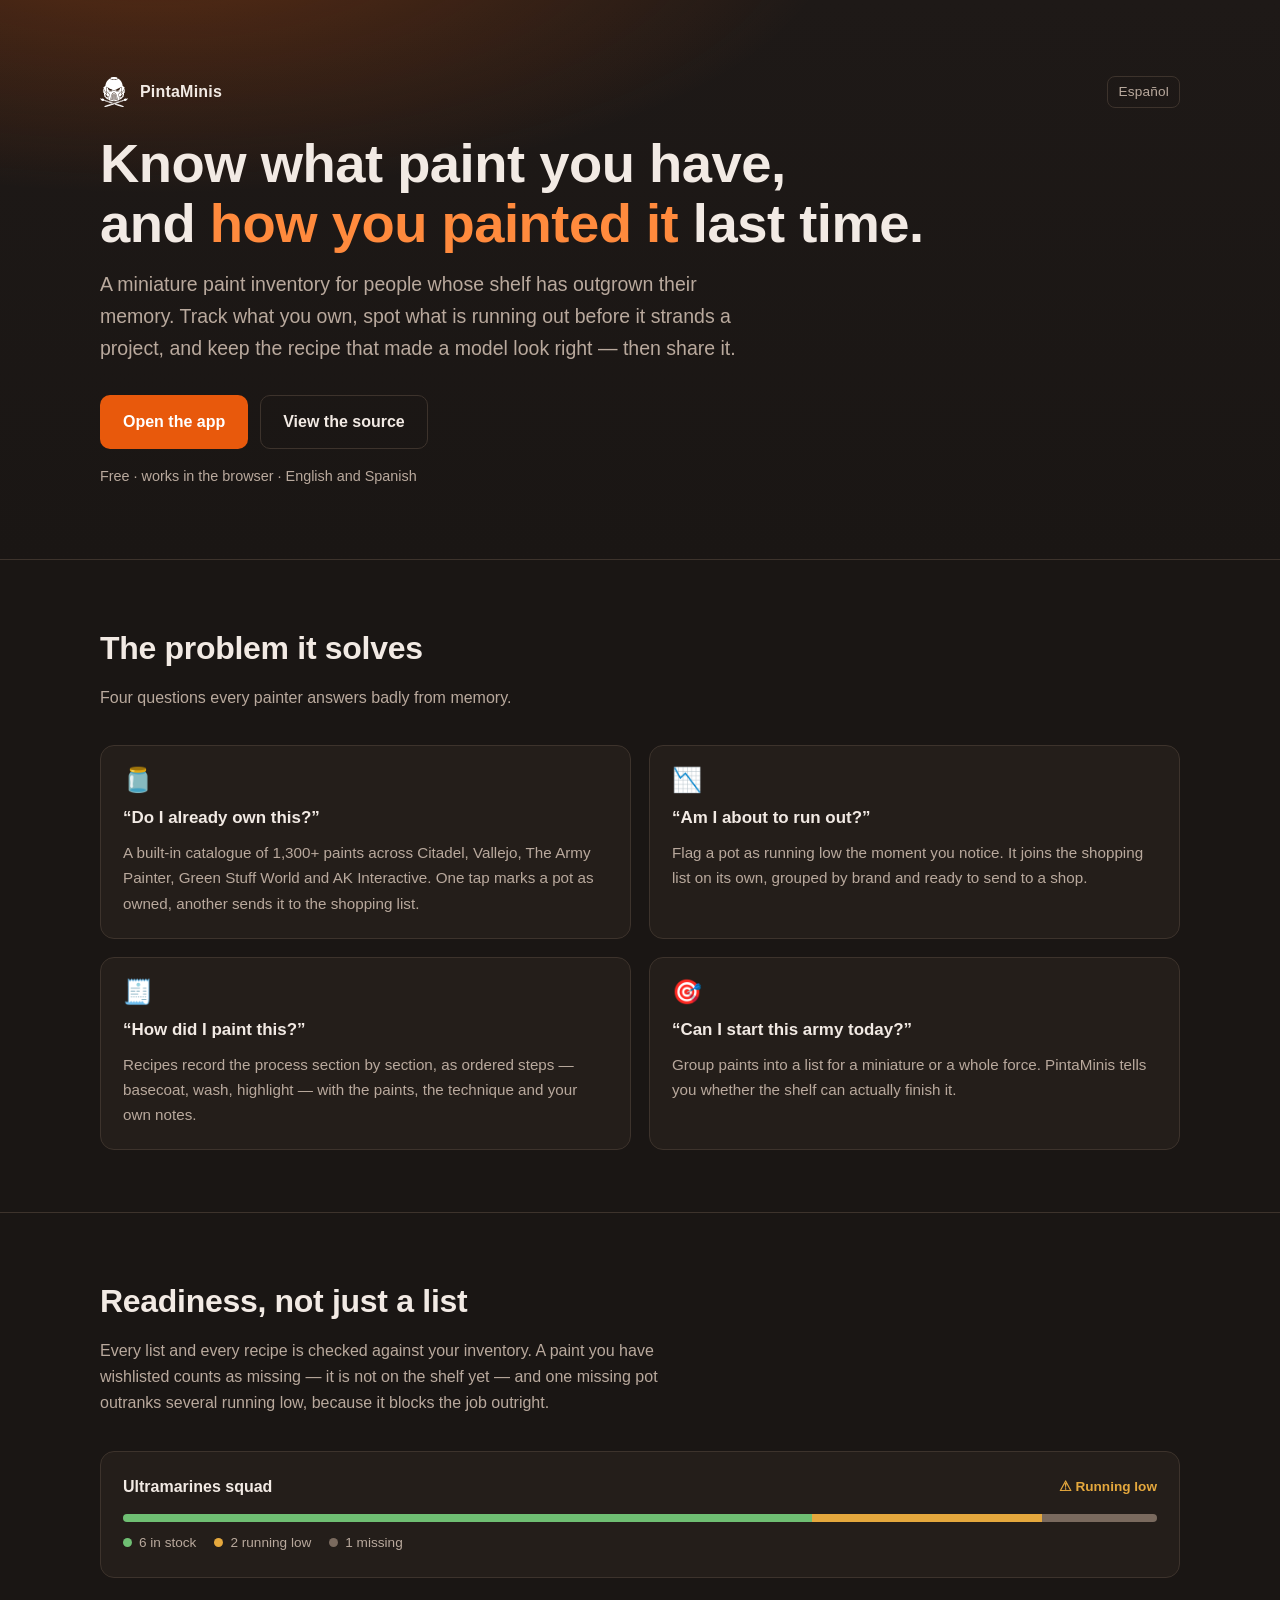
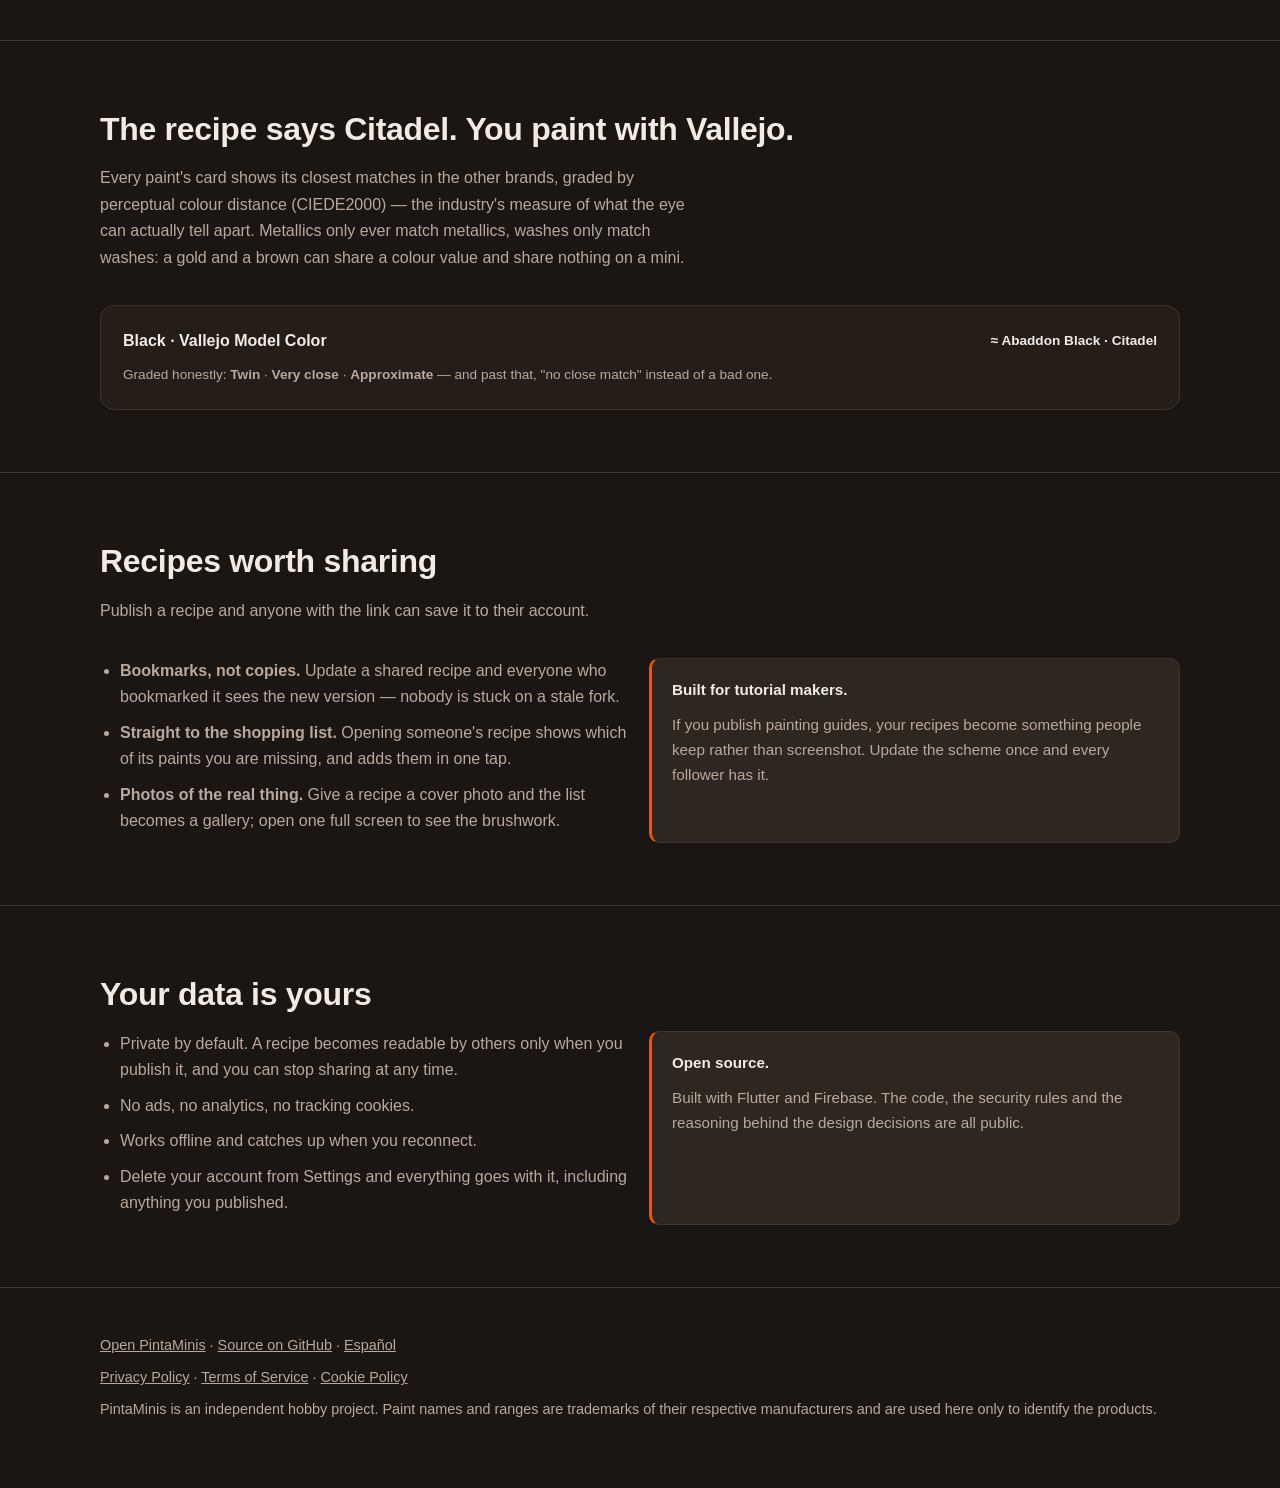
<file: docs/index.html>
<!DOCTYPE html>
<html lang="en">
<head>
<meta charset="UTF-8">
<meta name="viewport" content="width=device-width, initial-scale=1">
<title>PintaMinis — miniature paint inventory</title>
<meta name="description" content="Track the miniature paints you own, know what is running out, save how you painted something, and share the recipe.">
<meta property="og:title" content="PintaMinis">
<meta property="og:description" content="Know what paint you have, what you are about to run out of, and how you painted it last time.">
<meta property="og:type" content="website">
<link rel="icon" type="image/svg+xml" href="logo.svg">
<link rel="alternate" hreflang="en" href="https://pintaminis.com/">
<link rel="alternate" hreflang="es" href="https://pintaminis.com/es">
<link rel="alternate" hreflang="x-default" href="https://pintaminis.com/">
<script>
  (function () {
    // Order matters. A shared recipe link must be forwarded before anything
    // else looks at the URL, or a Spanish browser would divert it to /es and
    // lose the recipe on the way.
    var hash = window.location.hash;
    if (hash && hash.indexOf('#/r/') === 0) {
      window.location.replace('https://app.pintaminis.com/' + hash);
      return;
    }

    // Language. An explicit choice always wins over the browser's guess and
    // is remembered, so picking English does not bounce a Spanish browser
    // straight back to Spanish on the next visit.
    var KEY = 'pintaminis-lang';
    var chosen = null;
    try {
      var param = new URLSearchParams(window.location.search).get('lang');
      if (param === 'en' || param === 'es') {
        localStorage.setItem(KEY, param);
        chosen = param;
      } else {
        chosen = localStorage.getItem(KEY);
      }
    } catch (e) {
      // Private mode, or storage blocked. Fall back to the browser's setting.
    }

    var lang = chosen || (navigator.language || 'en').slice(0, 2).toLowerCase();
    if (lang === 'es') window.location.replace('/es');
  })();
</script>
<link rel="stylesheet" href="site.css">
</head>
<body>

<header>
  <div class="wrap">
    <div class="brand"><img class="mark" src="logo-light.svg" alt="" width="28" height="30"><span>PintaMinis</span>
      <a class="lang" href="/es?lang=es">Español</a>
    </div>
    <h1>Know what paint you have,<br>and <em>how you painted it</em> last time.</h1>
    <p class="lede">
      A miniature paint inventory for people whose shelf has outgrown their memory.
      Track what you own, spot what is running out before it strands a project, and
      keep the recipe that made a model look right — then share it.
    </p>
    <div class="cta">
      <a class="btn btn-primary" href="https://app.pintaminis.com">Open the app</a>
      <a class="btn btn-ghost" href="https://github.com/tribet84/PaintForge">View the source</a>
    </div>
    <p class="note">Free · works in the browser · English and Spanish</p>
  </div>
</header>

<section>
  <div class="wrap">
    <h2>The problem it solves</h2>
    <p class="sub">
      Four questions every painter answers badly from memory.
    </p>
    <div class="grid">
      <div class="card">
        <div class="ico">🫙</div>
        <h3>“Do I already own this?”</h3>
        <p>A built-in catalogue of 1,300+ paints across Citadel, Vallejo, The Army Painter, Green Stuff World and AK Interactive. One tap marks a pot as owned, another sends it to the shopping list.</p>
      </div>
      <div class="card">
        <div class="ico">📉</div>
        <h3>“Am I about to run out?”</h3>
        <p>Flag a pot as running low the moment you notice. It joins the shopping list on its own, grouped by brand and ready to send to a shop.</p>
      </div>
      <div class="card">
        <div class="ico">🧾</div>
        <h3>“How did I paint this?”</h3>
        <p>Recipes record the process section by section, as ordered steps — basecoat, wash, highlight — with the paints, the technique and your own notes.</p>
      </div>
      <div class="card">
        <div class="ico">🎯</div>
        <h3>“Can I start this army today?”</h3>
        <p>Group paints into a list for a miniature or a whole force. PintaMinis tells you whether the shelf can actually finish it.</p>
      </div>
    </div>
  </div>
</section>

<section>
  <div class="wrap">
    <h2>Readiness, not just a list</h2>
    <p class="sub">
      Every list and every recipe is checked against your inventory. A paint you
      have wishlisted counts as missing — it is not on the shelf yet — and one
      missing pot outranks several running low, because it blocks the job outright.
    </p>
    <div class="demo">
      <div class="demo-row">
        <span class="demo-name">Ultramarines squad</span>
        <span class="verdict low">⚠ Running low</span>
      </div>
      <div class="bar" role="img" aria-label="Six paints in stock, two running low, one missing">
        <span class="s-ok" style="flex:6"></span>
        <span class="s-low" style="flex:2"></span>
        <span class="s-miss" style="flex:1"></span>
      </div>
      <div class="legend">
        <span><i style="background:var(--ok)"></i>6 in stock</span>
        <span><i style="background:var(--warn)"></i>2 running low</span>
        <span><i style="background:var(--miss)"></i>1 missing</span>
      </div>
    </div>
  </div>
</section>

<section>
  <div class="wrap">
    <h2>The recipe says Citadel. You paint with Vallejo.</h2>
    <p class="sub">
      Every paint's card shows its closest matches in the other brands, graded by
      perceptual colour distance (CIEDE2000) — the industry's measure of what the
      eye can actually tell apart. Metallics only ever match metallics, washes only
      match washes: a gold and a brown can share a colour value and share nothing
      on a mini.
    </p>
    <div class="demo">
      <div class="demo-row">
        <span class="demo-name">Black · Vallejo Model Color</span>
        <span class="verdict">≈ Abaddon Black · Citadel</span>
      </div>
      <div class="legend" style="margin-top:10px">
        <span>Graded honestly: <strong>Twin</strong> · <strong>Very close</strong> · <strong>Approximate</strong> — and past that, "no close match" instead of a bad one.</span>
      </div>
    </div>
  </div>
</section>

<section>
  <div class="wrap">
    <h2>Recipes worth sharing</h2>
    <p class="sub">
      Publish a recipe and anyone with the link can save it to their account.
    </p>
    <div class="cols">
      <div>
        <ul class="plain">
          <li><strong>Bookmarks, not copies.</strong> Update a shared recipe and everyone who bookmarked it sees the new version — nobody is stuck on a stale fork.</li>
          <li><strong>Straight to the shopping list.</strong> Opening someone's recipe shows which of its paints you are missing, and adds them in one tap.</li>
          <li><strong>Photos of the real thing.</strong> Give a recipe a cover photo and the list becomes a gallery; open one full screen to see the brushwork.</li>
        </ul>
      </div>
      <div class="callout">
        <p style="margin:0 0 10px"><strong>Built for tutorial makers.</strong></p>
        <p style="margin:0">
          If you publish painting guides, your recipes become something people keep
          rather than screenshot. Update the scheme once and every follower has it.
        </p>
      </div>
    </div>
  </div>
</section>

<section>
  <div class="wrap">
    <h2>Your data is yours</h2>
    <div class="cols">
      <div>
        <ul class="plain">
          <li>Private by default. A recipe becomes readable by others only when you publish it, and you can stop sharing at any time.</li>
          <li>No ads, no analytics, no tracking cookies.</li>
          <li>Works offline and catches up when you reconnect.</li>
          <li>Delete your account from Settings and everything goes with it, including anything you published.</li>
        </ul>
      </div>
      <div class="callout">
        <p style="margin:0 0 10px"><strong>Open source.</strong></p>
        <p style="margin:0">
          Built with Flutter and Firebase. The code, the security rules and the
          reasoning behind the design decisions are all public.
        </p>
      </div>
    </div>
  </div>
</section>

<footer>
  <div class="wrap">
    <p style="margin:0 0 8px">
      <a href="https://app.pintaminis.com">Open PintaMinis</a> ·
      <a href="https://github.com/tribet84/PaintForge">Source on GitHub</a> ·
      <a href="/es?lang=es">Español</a>
    </p>
    <p style="margin:0 0 8px">
      <a href="/privacy">Privacy Policy</a> ·
      <a href="/terms">Terms of Service</a> ·
      <a href="/cookies">Cookie Policy</a>
    </p>
    <p style="margin:0">
      PintaMinis is an independent hobby project. Paint names and ranges are
      trademarks of their respective manufacturers and are used here only to
      identify the products.
    </p>
  </div>
</footer>

</body>
</html>
</file>
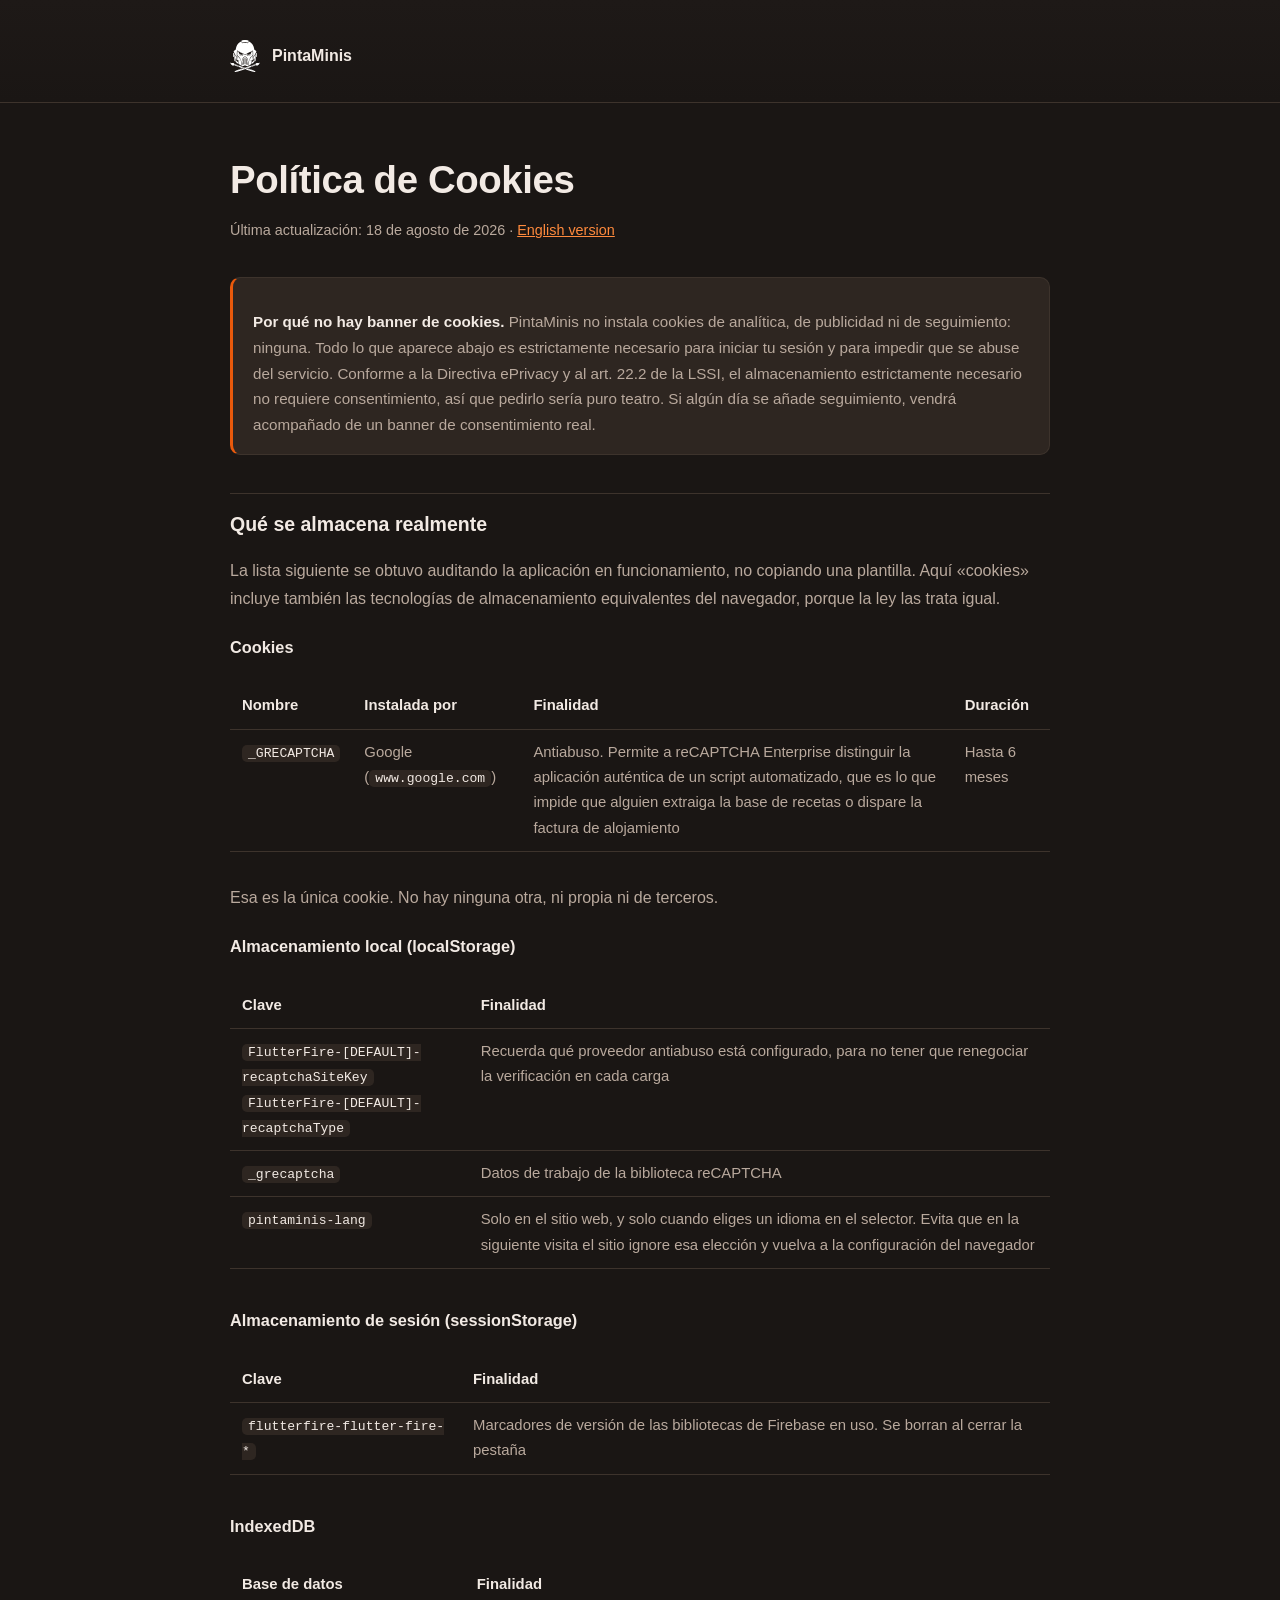
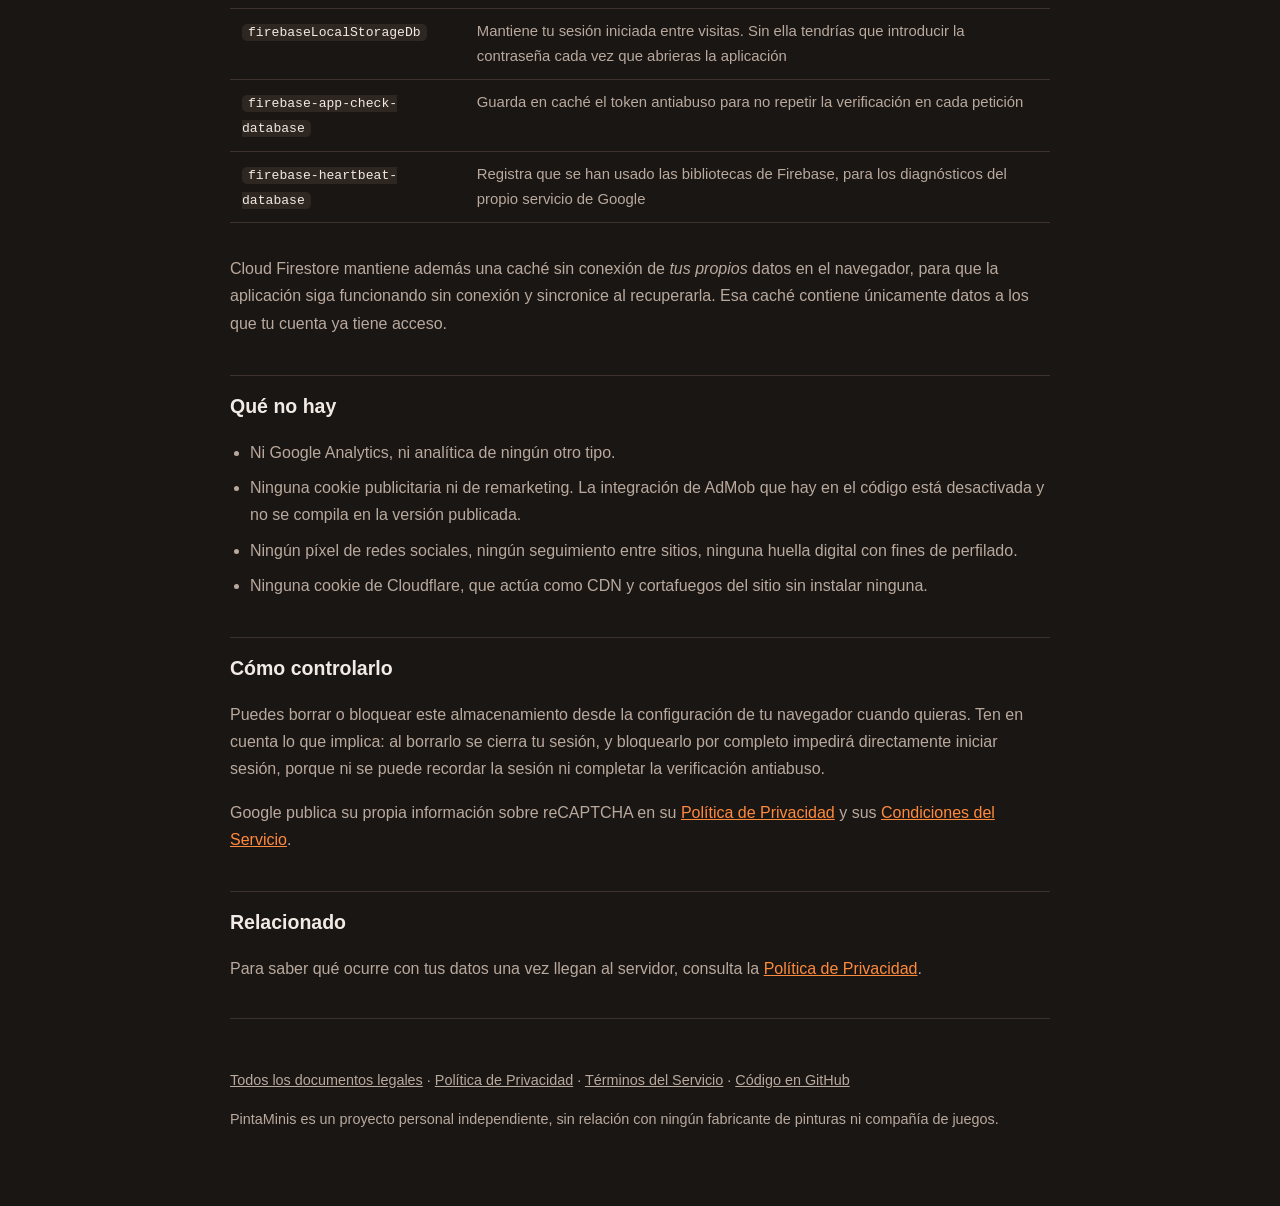
<file: docs/cookies.es.html>
<!DOCTYPE html>
<html lang="es">
<head>
<meta charset="UTF-8">
<meta name="viewport" content="width=device-width, initial-scale=1">
<title>Política de Cookies — PintaMinis</title>
<meta name="description" content="Qué guarda exactamente PintaMinis en tu navegador, y por qué nada de ello es seguimiento.">
<link rel="icon" type="image/svg+xml" href="logo.svg">
<link rel="stylesheet" href="legal.css">
</head>
<body>

<header>
  <div class="wrap">
    <a class="brand" href="/"><img src="logo-light.svg" alt=""><span>PintaMinis</span></a>
  </div>
</header>

<main class="wrap">
  <h1>Política de Cookies</h1>
  <p class="updated">Última actualización: 18 de agosto de 2026 · <a href="/cookies">English version</a></p>

  <div class="callout">
    <p><strong>Por qué no hay banner de cookies.</strong> PintaMinis no instala
    cookies de analítica, de publicidad ni de seguimiento: ninguna. Todo lo que
    aparece abajo es estrictamente necesario para iniciar tu sesión y para impedir
    que se abuse del servicio. Conforme a la Directiva ePrivacy y al art. 22.2 de
    la LSSI, el almacenamiento estrictamente necesario no requiere consentimiento,
    así que pedirlo sería puro teatro. Si algún día se añade seguimiento, vendrá
    acompañado de un banner de consentimiento real.</p>
  </div>

  <h2 id="que">Qué se almacena realmente</h2>
  <p>La lista siguiente se obtuvo auditando la aplicación en funcionamiento, no
  copiando una plantilla. Aquí «cookies» incluye también las tecnologías de
  almacenamiento equivalentes del navegador, porque la ley las trata igual.</p>

  <h3>Cookies</h3>
  <div class="scroll">
  <table>
    <tr><th>Nombre</th><th>Instalada por</th><th>Finalidad</th><th>Duración</th></tr>
    <tr>
      <td><code>_GRECAPTCHA</code></td>
      <td>Google (<code>www.google.com</code>)</td>
      <td>Antiabuso. Permite a reCAPTCHA Enterprise distinguir la aplicación
      auténtica de un script automatizado, que es lo que impide que alguien
      extraiga la base de recetas o dispare la factura de alojamiento</td>
      <td>Hasta 6 meses</td>
    </tr>
  </table>
  </div>
  <p>Esa es la única cookie. No hay ninguna otra, ni propia ni de terceros.</p>

  <h3>Almacenamiento local (localStorage)</h3>
  <div class="scroll">
  <table>
    <tr><th>Clave</th><th>Finalidad</th></tr>
    <tr>
      <td><code>FlutterFire-[DEFAULT]-recaptchaSiteKey</code><br>
          <code>FlutterFire-[DEFAULT]-recaptchaType</code></td>
      <td>Recuerda qué proveedor antiabuso está configurado, para no tener que
      renegociar la verificación en cada carga</td>
    </tr>
    <tr>
      <td><code>_grecaptcha</code></td>
      <td>Datos de trabajo de la biblioteca reCAPTCHA</td>
    </tr>
    <tr>
      <td><code>pintaminis-lang</code></td>
      <td>Solo en el sitio web, y solo cuando eliges un idioma en el selector.
      Evita que en la siguiente visita el sitio ignore esa elección y vuelva a
      la configuración del navegador</td>
    </tr>
  </table>
  </div>

  <h3>Almacenamiento de sesión (sessionStorage)</h3>
  <div class="scroll">
  <table>
    <tr><th>Clave</th><th>Finalidad</th></tr>
    <tr>
      <td><code>flutterfire-flutter-fire-*</code></td>
      <td>Marcadores de versión de las bibliotecas de Firebase en uso. Se borran
      al cerrar la pestaña</td>
    </tr>
  </table>
  </div>

  <h3>IndexedDB</h3>
  <div class="scroll">
  <table>
    <tr><th>Base de datos</th><th>Finalidad</th></tr>
    <tr>
      <td><code>firebaseLocalStorageDb</code></td>
      <td>Mantiene tu sesión iniciada entre visitas. Sin ella tendrías que
      introducir la contraseña cada vez que abrieras la aplicación</td>
    </tr>
    <tr>
      <td><code>firebase-app-check-database</code></td>
      <td>Guarda en caché el token antiabuso para no repetir la verificación en
      cada petición</td>
    </tr>
    <tr>
      <td><code>firebase-heartbeat-database</code></td>
      <td>Registra que se han usado las bibliotecas de Firebase, para los
      diagnósticos del propio servicio de Google</td>
    </tr>
  </table>
  </div>
  <p>Cloud Firestore mantiene además una caché sin conexión de <em>tus propios</em>
  datos en el navegador, para que la aplicación siga funcionando sin conexión y
  sincronice al recuperarla. Esa caché contiene únicamente datos a los que tu
  cuenta ya tiene acceso.</p>

  <h2 id="no">Qué no hay</h2>
  <ul>
    <li>Ni Google Analytics, ni analítica de ningún otro tipo.</li>
    <li>Ninguna cookie publicitaria ni de remarketing. La integración de AdMob que
    hay en el código está desactivada y no se compila en la versión publicada.</li>
    <li>Ningún píxel de redes sociales, ningún seguimiento entre sitios, ninguna
    huella digital con fines de perfilado.</li>
    <li>Ninguna cookie de Cloudflare, que actúa como CDN y cortafuegos del sitio
    sin instalar ninguna.</li>
  </ul>

  <h2 id="control">Cómo controlarlo</h2>
  <p>Puedes borrar o bloquear este almacenamiento desde la configuración de tu
  navegador cuando quieras. Ten en cuenta lo que implica: al borrarlo se cierra tu
  sesión, y bloquearlo por completo impedirá directamente iniciar sesión, porque
  ni se puede recordar la sesión ni completar la verificación antiabuso.</p>
  <p>Google publica su propia información sobre reCAPTCHA en su
  <a href="https://policies.google.com/privacy?hl=es">Política de Privacidad</a> y
  sus <a href="https://policies.google.com/terms?hl=es">Condiciones del
  Servicio</a>.</p>

  <h2 id="mas">Relacionado</h2>
  <p>Para saber qué ocurre con tus datos una vez llegan al servidor, consulta la
  <a href="/privacy.es">Política de Privacidad</a>.</p>
</main>

<footer class="wrap">
  <p>
    <a href="/legal">Todos los documentos legales</a> ·
    <a href="/privacy.es">Política de Privacidad</a> ·
    <a href="/terms.es">Términos del Servicio</a> ·
    <a href="https://github.com/tribet84/PaintForge">Código en GitHub</a>
  </p>
  <p>PintaMinis es un proyecto personal independiente, sin relación con ningún
  fabricante de pinturas ni compañía de juegos.</p>
</footer>

</body>
</html>
</file>
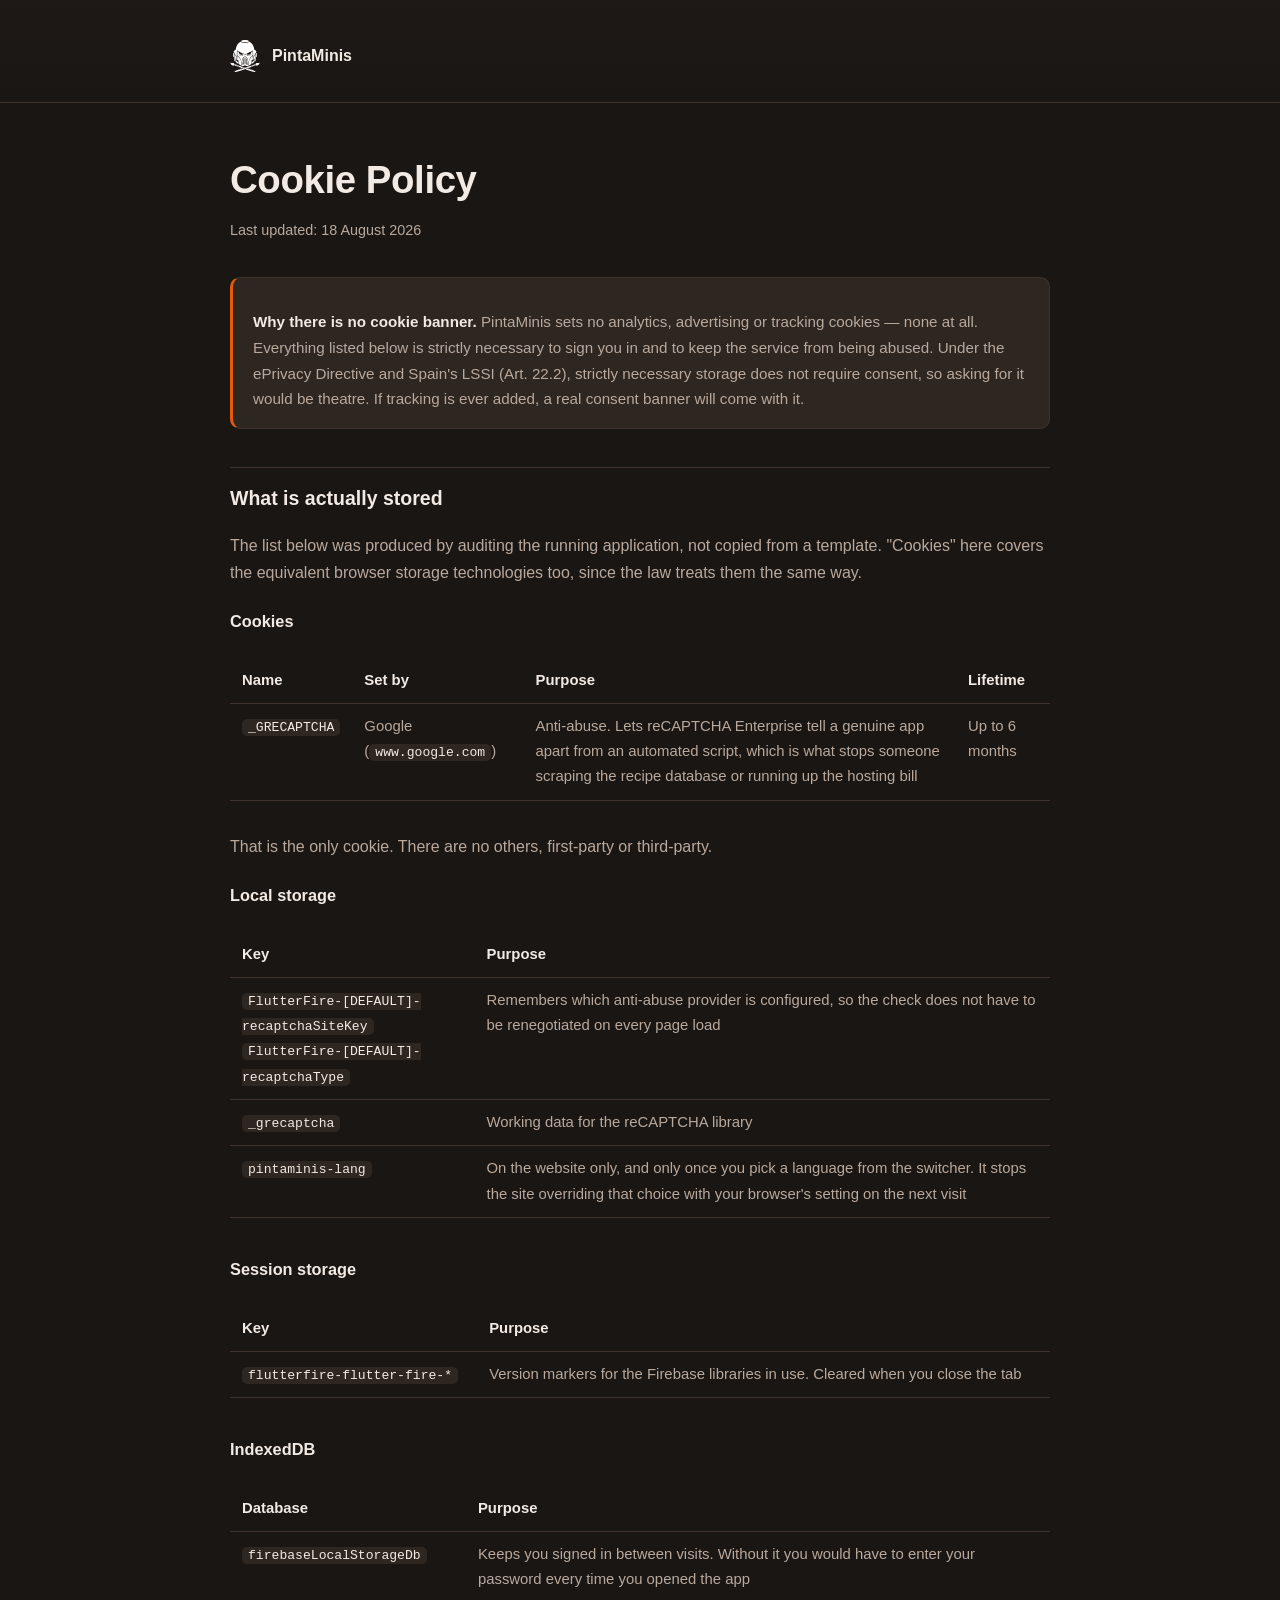
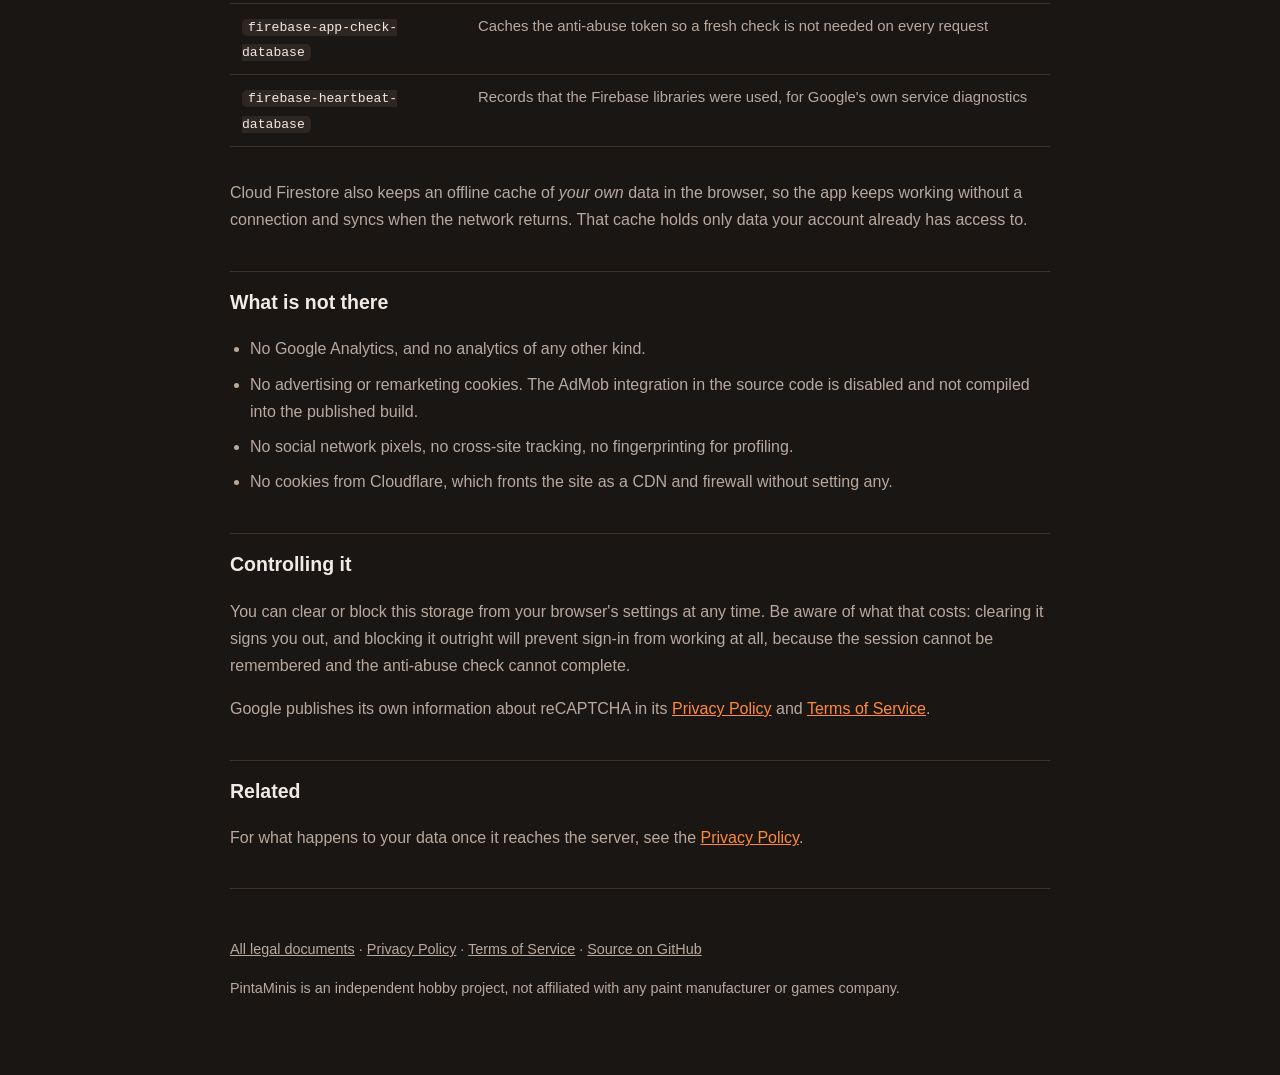
<file: docs/cookies.html>
<!DOCTYPE html>
<html lang="en">
<head>
<meta charset="UTF-8">
<meta name="viewport" content="width=device-width, initial-scale=1">
<title>Cookie Policy — PintaMinis</title>
<meta name="description" content="Exactly what PintaMinis stores in your browser, and why none of it is tracking.">
<link rel="icon" type="image/svg+xml" href="logo.svg">
<link rel="stylesheet" href="legal.css">
</head>
<body>

<header>
  <div class="wrap">
    <a class="brand" href="/"><img src="logo-light.svg" alt=""><span>PintaMinis</span></a>
  </div>
</header>

<main class="wrap">
  <h1>Cookie Policy</h1>
  <p class="updated">Last updated: 18 August 2026</p>

  <div class="callout">
    <p><strong>Why there is no cookie banner.</strong> PintaMinis sets no
    analytics, advertising or tracking cookies — none at all. Everything listed
    below is strictly necessary to sign you in and to keep the service from being
    abused. Under the ePrivacy Directive and Spain's LSSI (Art. 22.2), strictly
    necessary storage does not require consent, so asking for it would be
    theatre. If tracking is ever added, a real consent banner will come with
    it.</p>
  </div>

  <h2 id="what">What is actually stored</h2>
  <p>The list below was produced by auditing the running application, not copied
  from a template. "Cookies" here covers the equivalent browser storage
  technologies too, since the law treats them the same way.</p>

  <h3>Cookies</h3>
  <div class="scroll">
  <table>
    <tr><th>Name</th><th>Set by</th><th>Purpose</th><th>Lifetime</th></tr>
    <tr>
      <td><code>_GRECAPTCHA</code></td>
      <td>Google (<code>www.google.com</code>)</td>
      <td>Anti-abuse. Lets reCAPTCHA Enterprise tell a genuine app apart from an
      automated script, which is what stops someone scraping the recipe database
      or running up the hosting bill</td>
      <td>Up to 6 months</td>
    </tr>
  </table>
  </div>
  <p>That is the only cookie. There are no others, first-party or third-party.</p>

  <h3>Local storage</h3>
  <div class="scroll">
  <table>
    <tr><th>Key</th><th>Purpose</th></tr>
    <tr>
      <td><code>FlutterFire-[DEFAULT]-recaptchaSiteKey</code><br>
          <code>FlutterFire-[DEFAULT]-recaptchaType</code></td>
      <td>Remembers which anti-abuse provider is configured, so the check does not
      have to be renegotiated on every page load</td>
    </tr>
    <tr>
      <td><code>_grecaptcha</code></td>
      <td>Working data for the reCAPTCHA library</td>
    </tr>
    <tr>
      <td><code>pintaminis-lang</code></td>
      <td>On the website only, and only once you pick a language from the
      switcher. It stops the site overriding that choice with your browser's
      setting on the next visit</td>
    </tr>
  </table>
  </div>

  <h3>Session storage</h3>
  <div class="scroll">
  <table>
    <tr><th>Key</th><th>Purpose</th></tr>
    <tr>
      <td><code>flutterfire-flutter-fire-*</code></td>
      <td>Version markers for the Firebase libraries in use. Cleared when you
      close the tab</td>
    </tr>
  </table>
  </div>

  <h3>IndexedDB</h3>
  <div class="scroll">
  <table>
    <tr><th>Database</th><th>Purpose</th></tr>
    <tr>
      <td><code>firebaseLocalStorageDb</code></td>
      <td>Keeps you signed in between visits. Without it you would have to enter
      your password every time you opened the app</td>
    </tr>
    <tr>
      <td><code>firebase-app-check-database</code></td>
      <td>Caches the anti-abuse token so a fresh check is not needed on every
      request</td>
    </tr>
    <tr>
      <td><code>firebase-heartbeat-database</code></td>
      <td>Records that the Firebase libraries were used, for Google's own service
      diagnostics</td>
    </tr>
  </table>
  </div>
  <p>Cloud Firestore also keeps an offline cache of <em>your own</em> data in the
  browser, so the app keeps working without a connection and syncs when the
  network returns. That cache holds only data your account already has access
  to.</p>

  <h2 id="not">What is not there</h2>
  <ul>
    <li>No Google Analytics, and no analytics of any other kind.</li>
    <li>No advertising or remarketing cookies. The AdMob integration in the source
    code is disabled and not compiled into the published build.</li>
    <li>No social network pixels, no cross-site tracking, no fingerprinting for
    profiling.</li>
    <li>No cookies from Cloudflare, which fronts the site as a CDN and firewall
    without setting any.</li>
  </ul>

  <h2 id="control">Controlling it</h2>
  <p>You can clear or block this storage from your browser's settings at any
  time. Be aware of what that costs: clearing it signs you out, and blocking it
  outright will prevent sign-in from working at all, because the session cannot
  be remembered and the anti-abuse check cannot complete.</p>
  <p>Google publishes its own information about reCAPTCHA in its
  <a href="https://policies.google.com/privacy">Privacy Policy</a> and
  <a href="https://policies.google.com/terms">Terms of Service</a>.</p>

  <h2 id="more">Related</h2>
  <p>For what happens to your data once it reaches the server, see the
  <a href="/privacy">Privacy Policy</a>.</p>
</main>

<footer class="wrap">
  <p>
    <a href="/legal">All legal documents</a> ·
    <a href="/privacy">Privacy Policy</a> ·
    <a href="/terms">Terms of Service</a> ·
    <a href="https://github.com/tribet84/PaintForge">Source on GitHub</a>
  </p>
  <p>PintaMinis is an independent hobby project, not affiliated with any paint
  manufacturer or games company.</p>
</footer>

</body>
</html>
</file>
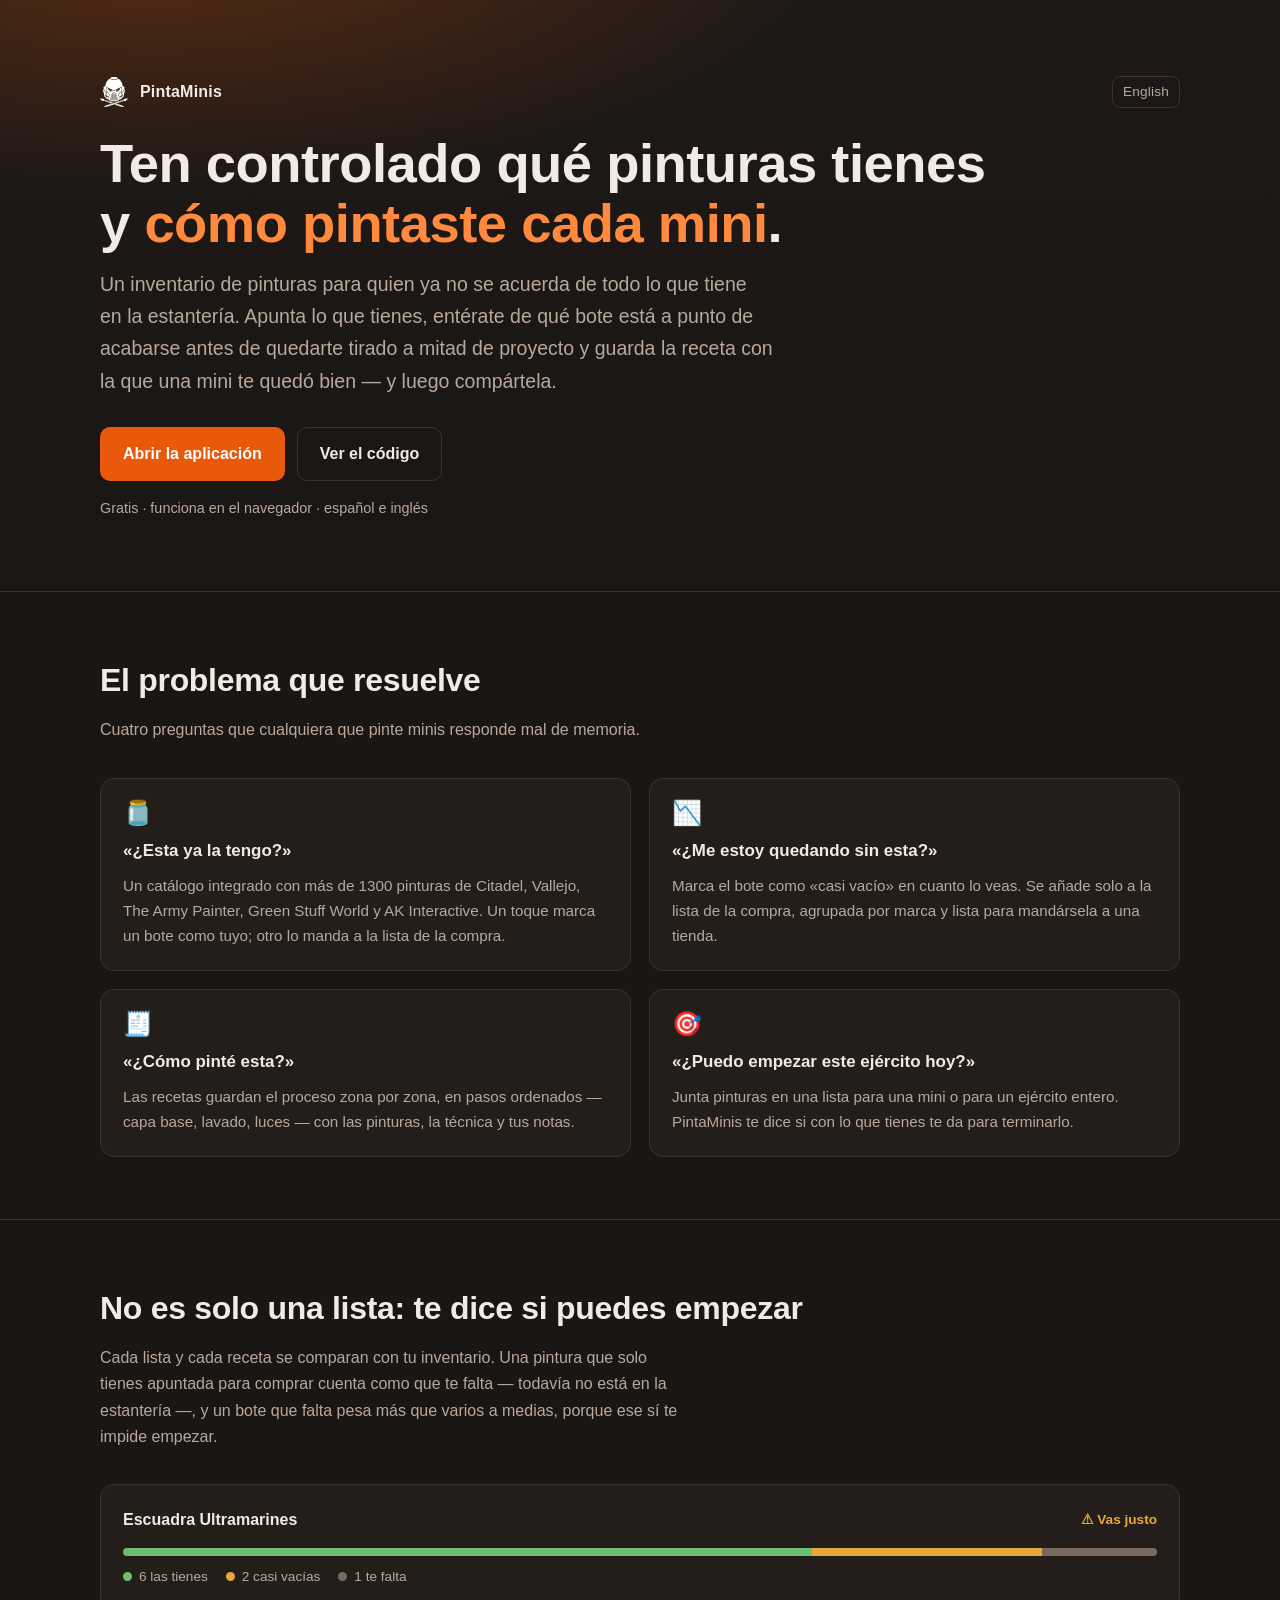
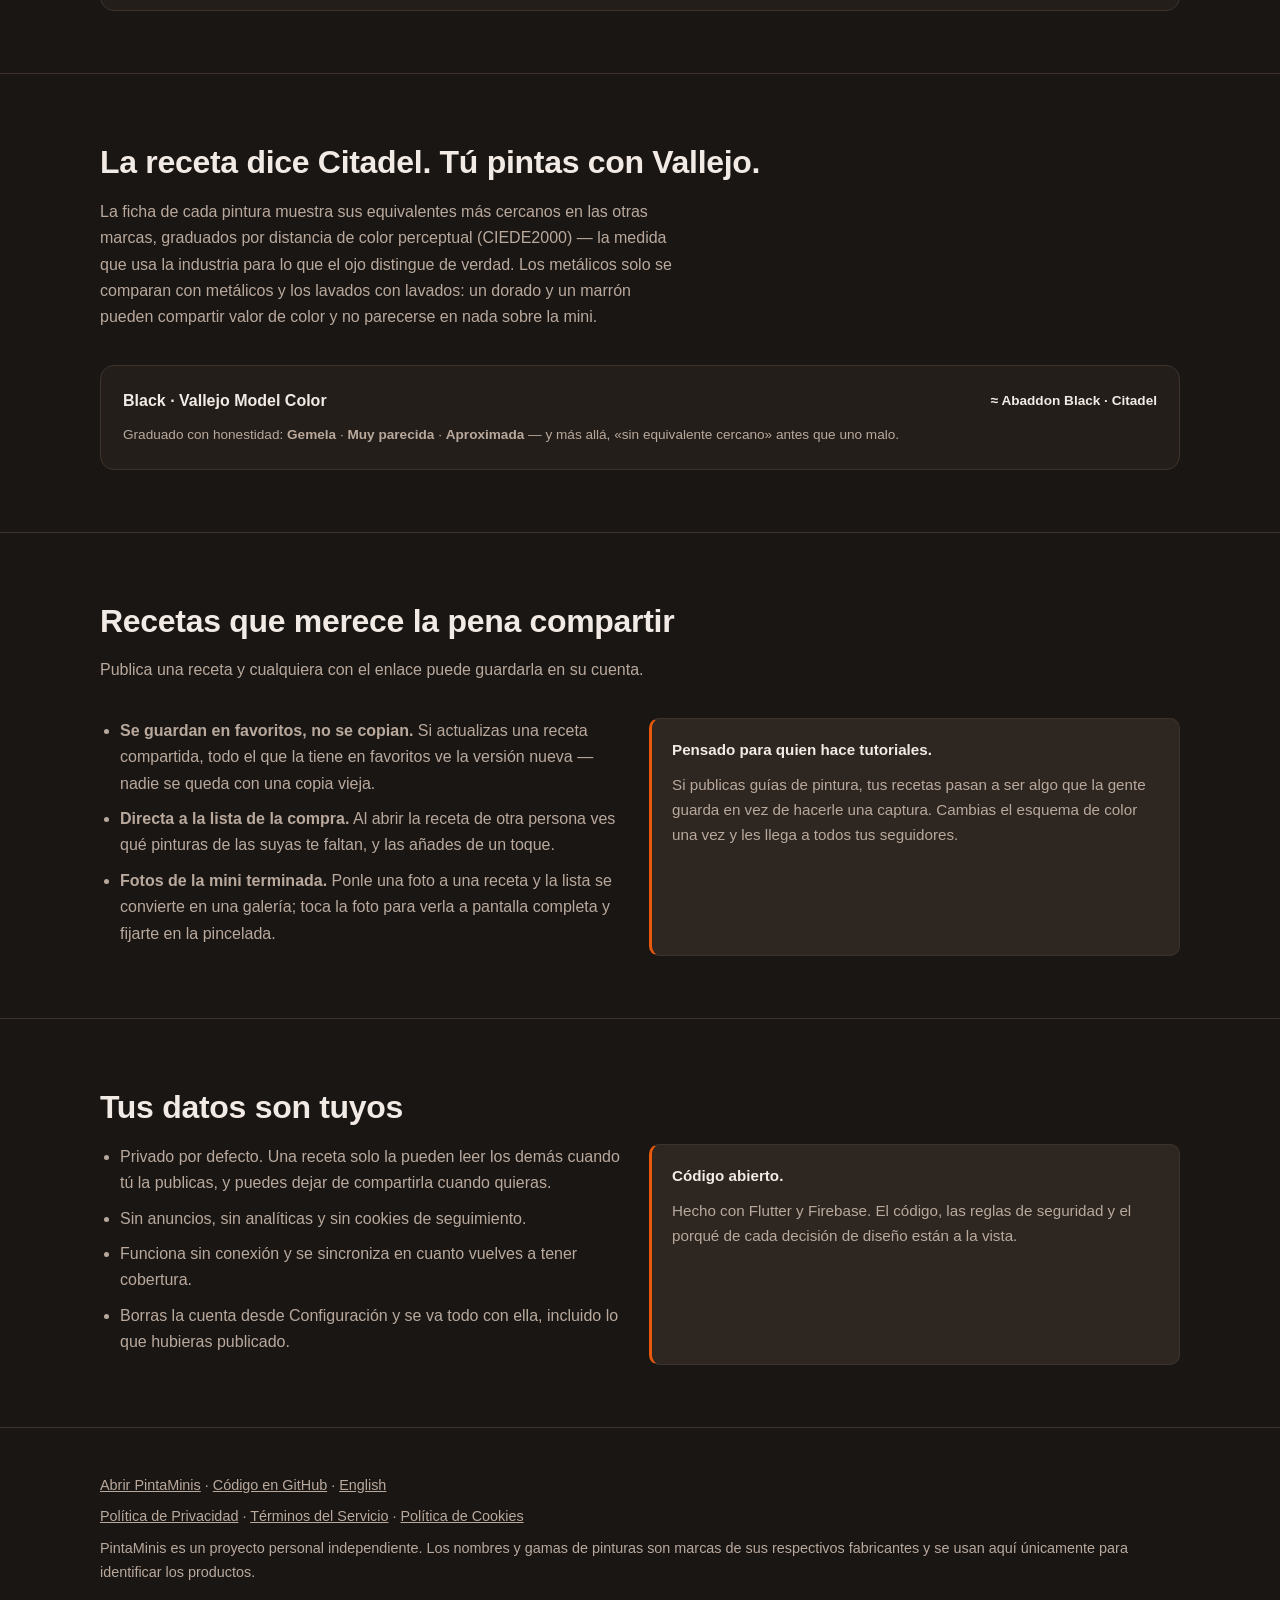
<file: docs/es.html>
<!DOCTYPE html>
<html lang="es">
<head>
<meta charset="UTF-8">
<meta name="viewport" content="width=device-width, initial-scale=1">
<title>PintaMinis — inventario de pinturas de miniaturas</title>
<meta name="description" content="Lleva el control de tus pinturas, entérate de cuáles se están acabando, guarda cómo pintaste cada mini y comparte la receta.">
<meta property="og:title" content="PintaMinis">
<meta property="og:description" content="Ten controlado qué pinturas tienes, cuál está a punto de acabarse y cómo pintaste cada mini.">
<meta property="og:type" content="website">
<link rel="icon" type="image/svg+xml" href="logo.svg">
<link rel="alternate" hreflang="en" href="https://pintaminis.com/">
<link rel="alternate" hreflang="es" href="https://pintaminis.com/es">
<link rel="alternate" hreflang="x-default" href="https://pintaminis.com/">
<link rel="stylesheet" href="site.css">
</head>
<body>

<header>
  <div class="wrap">
    <div class="brand">
      <img class="mark" src="logo-light.svg" alt="" width="28" height="30"><span>PintaMinis</span>
      <a class="lang" href="/?lang=en">English</a>
    </div>
    <h1>Ten controlado qué pinturas tienes<br>y <em>cómo pintaste cada mini</em>.</h1>
    <p class="lede">
      Un inventario de pinturas para quien ya no se acuerda de todo lo que tiene en
      la estantería. Apunta lo que tienes, entérate de qué bote está a punto de
      acabarse antes de quedarte tirado a mitad de proyecto y guarda la receta con
      la que una mini te quedó bien — y luego compártela.
    </p>
    <div class="cta">
      <a class="btn btn-primary" href="https://app.pintaminis.com">Abrir la aplicación</a>
      <a class="btn btn-ghost" href="https://github.com/tribet84/PaintForge">Ver el código</a>
    </div>
    <p class="note">Gratis · funciona en el navegador · español e inglés</p>
  </div>
</header>

<section>
  <div class="wrap">
    <h2>El problema que resuelve</h2>
    <p class="sub">
      Cuatro preguntas que cualquiera que pinte minis responde mal de memoria.
    </p>
    <div class="grid">
      <div class="card">
        <div class="ico">🫙</div>
        <h3>«¿Esta ya la tengo?»</h3>
        <p>Un catálogo integrado con más de 1300 pinturas de Citadel, Vallejo, The Army Painter, Green Stuff World y AK Interactive. Un toque marca un bote como tuyo; otro lo manda a la lista de la compra.</p>
      </div>
      <div class="card">
        <div class="ico">📉</div>
        <h3>«¿Me estoy quedando sin esta?»</h3>
        <p>Marca el bote como «casi vacío» en cuanto lo veas. Se añade solo a la lista de la compra, agrupada por marca y lista para mandársela a una tienda.</p>
      </div>
      <div class="card">
        <div class="ico">🧾</div>
        <h3>«¿Cómo pinté esta?»</h3>
        <p>Las recetas guardan el proceso zona por zona, en pasos ordenados — capa base, lavado, luces — con las pinturas, la técnica y tus notas.</p>
      </div>
      <div class="card">
        <div class="ico">🎯</div>
        <h3>«¿Puedo empezar este ejército hoy?»</h3>
        <p>Junta pinturas en una lista para una mini o para un ejército entero. PintaMinis te dice si con lo que tienes te da para terminarlo.</p>
      </div>
    </div>
  </div>
</section>

<section>
  <div class="wrap">
    <h2>No es solo una lista: te dice si puedes empezar</h2>
    <p class="sub">
      Cada lista y cada receta se comparan con tu inventario. Una pintura que solo
      tienes apuntada para comprar cuenta como que te falta — todavía no está en la
      estantería —, y un bote que falta pesa más que varios a medias, porque ese sí
      te impide empezar.
    </p>
    <div class="demo">
      <div class="demo-row">
        <span class="demo-name">Escuadra Ultramarines</span>
        <span class="verdict low">⚠ Vas justo</span>
      </div>
      <div class="bar" role="img" aria-label="Seis pinturas que tienes, dos casi vacías, una que te falta">
        <span class="s-ok" style="flex:6"></span>
        <span class="s-low" style="flex:2"></span>
        <span class="s-miss" style="flex:1"></span>
      </div>
      <div class="legend">
        <span><i style="background:var(--ok)"></i>6 las tienes</span>
        <span><i style="background:var(--warn)"></i>2 casi vacías</span>
        <span><i style="background:var(--miss)"></i>1 te falta</span>
      </div>
    </div>
  </div>
</section>

<section>
  <div class="wrap">
    <h2>La receta dice Citadel. Tú pintas con Vallejo.</h2>
    <p class="sub">
      La ficha de cada pintura muestra sus equivalentes más cercanos en las otras
      marcas, graduados por distancia de color perceptual (CIEDE2000) — la medida
      que usa la industria para lo que el ojo distingue de verdad. Los metálicos
      solo se comparan con metálicos y los lavados con lavados: un dorado y un
      marrón pueden compartir valor de color y no parecerse en nada sobre la mini.
    </p>
    <div class="demo">
      <div class="demo-row">
        <span class="demo-name">Black · Vallejo Model Color</span>
        <span class="verdict">≈ Abaddon Black · Citadel</span>
      </div>
      <div class="legend" style="margin-top:10px">
        <span>Graduado con honestidad: <strong>Gemela</strong> · <strong>Muy parecida</strong> · <strong>Aproximada</strong> — y más allá, «sin equivalente cercano» antes que uno malo.</span>
      </div>
    </div>
  </div>
</section>

<section>
  <div class="wrap">
    <h2>Recetas que merece la pena compartir</h2>
    <p class="sub">
      Publica una receta y cualquiera con el enlace puede guardarla en su cuenta.
    </p>
    <div class="cols">
      <div>
        <ul class="plain">
          <li><strong>Se guardan en favoritos, no se copian.</strong> Si actualizas una receta compartida, todo el que la tiene en favoritos ve la versión nueva — nadie se queda con una copia vieja.</li>
          <li><strong>Directa a la lista de la compra.</strong> Al abrir la receta de otra persona ves qué pinturas de las suyas te faltan, y las añades de un toque.</li>
          <li><strong>Fotos de la mini terminada.</strong> Ponle una foto a una receta y la lista se convierte en una galería; toca la foto para verla a pantalla completa y fijarte en la pincelada.</li>
        </ul>
      </div>
      <div class="callout">
        <p style="margin:0 0 10px"><strong>Pensado para quien hace tutoriales.</strong></p>
        <p style="margin:0">
          Si publicas guías de pintura, tus recetas pasan a ser algo que la gente
          guarda en vez de hacerle una captura. Cambias el esquema de color una vez
          y les llega a todos tus seguidores.
        </p>
      </div>
    </div>
  </div>
</section>

<section>
  <div class="wrap">
    <h2>Tus datos son tuyos</h2>
    <div class="cols">
      <div>
        <ul class="plain">
          <li>Privado por defecto. Una receta solo la pueden leer los demás cuando tú la publicas, y puedes dejar de compartirla cuando quieras.</li>
          <li>Sin anuncios, sin analíticas y sin cookies de seguimiento.</li>
          <li>Funciona sin conexión y se sincroniza en cuanto vuelves a tener cobertura.</li>
          <li>Borras la cuenta desde Configuración y se va todo con ella, incluido lo que hubieras publicado.</li>
        </ul>
      </div>
      <div class="callout">
        <p style="margin:0 0 10px"><strong>Código abierto.</strong></p>
        <p style="margin:0">
          Hecho con Flutter y Firebase. El código, las reglas de seguridad y el
          porqué de cada decisión de diseño están a la vista.
        </p>
      </div>
    </div>
  </div>
</section>

<footer>
  <div class="wrap">
    <p style="margin:0 0 8px">
      <a href="https://app.pintaminis.com">Abrir PintaMinis</a> ·
      <a href="https://github.com/tribet84/PaintForge">Código en GitHub</a> ·
      <a href="/?lang=en">English</a>
    </p>
    <p style="margin:0 0 8px">
      <a href="/privacy.es">Política de Privacidad</a> ·
      <a href="/terms.es">Términos del Servicio</a> ·
      <a href="/cookies.es">Política de Cookies</a>
    </p>
    <p style="margin:0">
      PintaMinis es un proyecto personal independiente. Los nombres y gamas de
      pinturas son marcas de sus respectivos fabricantes y se usan aquí únicamente
      para identificar los productos.
    </p>
  </div>
</footer>

</body>
</html>
</file>
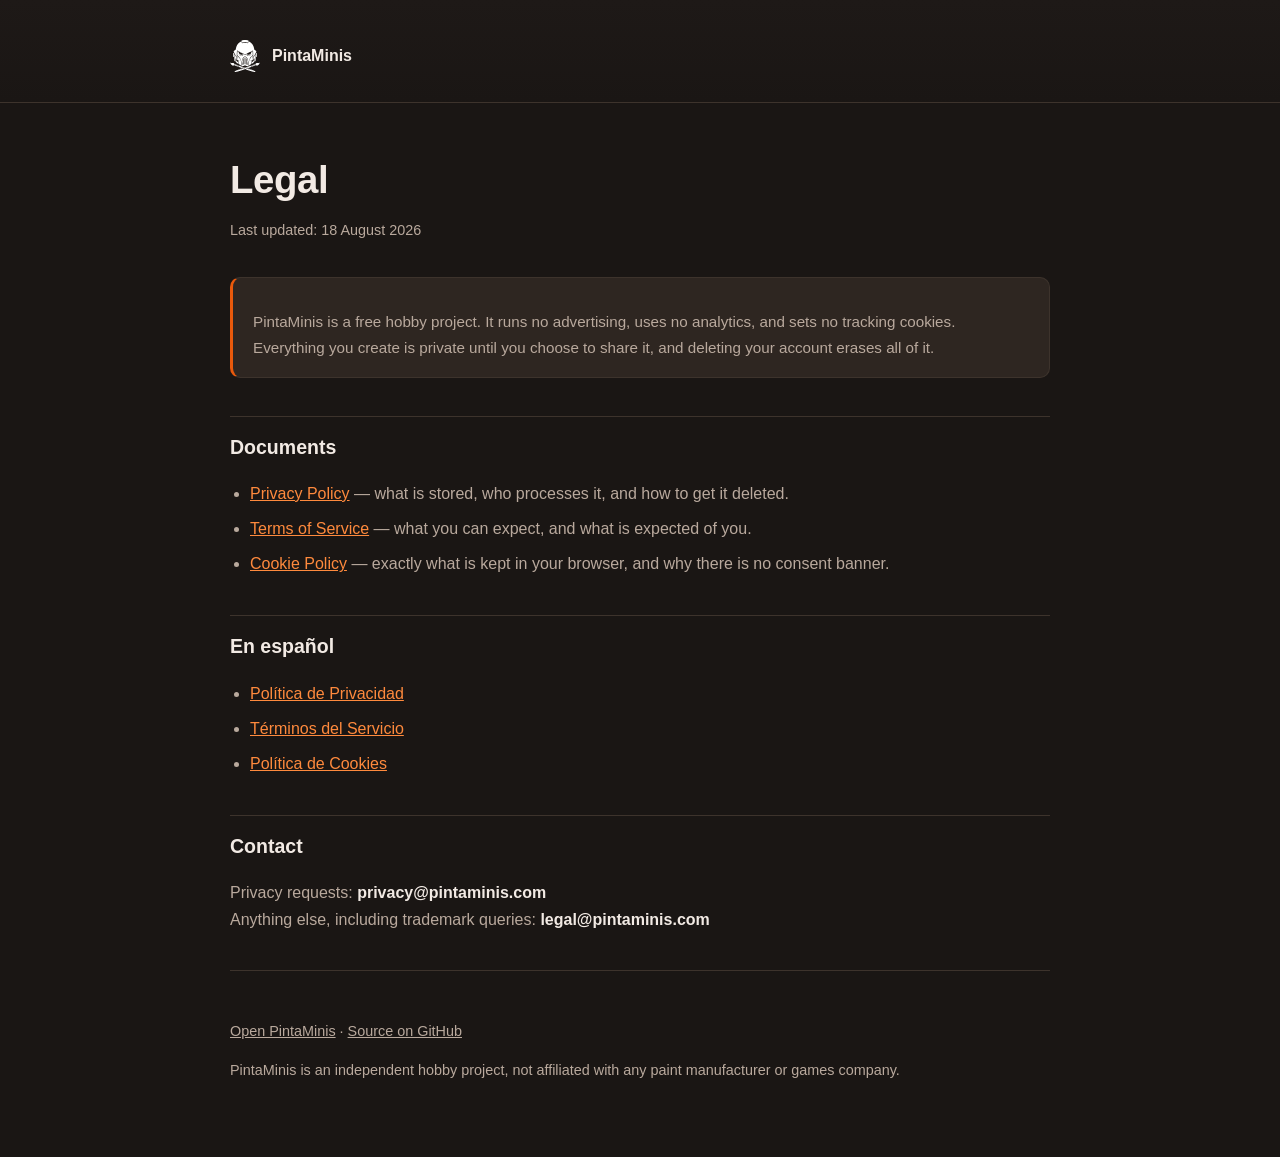
<file: docs/legal.html>
<!DOCTYPE html>
<html lang="en">
<head>
<meta charset="UTF-8">
<meta name="viewport" content="width=device-width, initial-scale=1">
<title>Legal — PintaMinis</title>
<meta name="description" content="Privacy policy, terms of service and cookie policy for PintaMinis.">
<link rel="icon" type="image/svg+xml" href="logo.svg">
<link rel="stylesheet" href="legal.css">
</head>
<body>

<header>
  <div class="wrap">
    <a class="brand" href="/"><img src="logo-light.svg" alt=""><span>PintaMinis</span></a>
  </div>
</header>

<main class="wrap">
  <h1>Legal</h1>
  <p class="updated">Last updated: 18 August 2026</p>

  <div class="callout">
    <p>PintaMinis is a free hobby project. It runs no advertising, uses no
    analytics, and sets no tracking cookies. Everything you create is private
    until you choose to share it, and deleting your account erases all of it.</p>
  </div>

  <h2>Documents</h2>
  <ul>
    <li><a href="/privacy">Privacy Policy</a> — what is stored, who processes
    it, and how to get it deleted.</li>
    <li><a href="/terms">Terms of Service</a> — what you can expect, and what
    is expected of you.</li>
    <li><a href="/cookies">Cookie Policy</a> — exactly what is kept in your
    browser, and why there is no consent banner.</li>
  </ul>

  <h2>En español</h2>
  <ul>
    <li><a href="/privacy.es">Política de Privacidad</a></li>
    <li><a href="/terms.es">Términos del Servicio</a></li>
    <li><a href="/cookies.es">Política de Cookies</a></li>
  </ul>

  <h2>Contact</h2>
  <p>Privacy requests: <strong>privacy@pintaminis.com</strong><br>
  Anything else, including trademark queries: <strong>legal@pintaminis.com</strong></p>
</main>

<footer class="wrap">
  <p>
    <a href="https://app.pintaminis.com">Open PintaMinis</a> ·
    <a href="https://github.com/tribet84/PaintForge">Source on GitHub</a>
  </p>
  <p>PintaMinis is an independent hobby project, not affiliated with any paint
  manufacturer or games company.</p>
</footer>

</body>
</html>
</file>
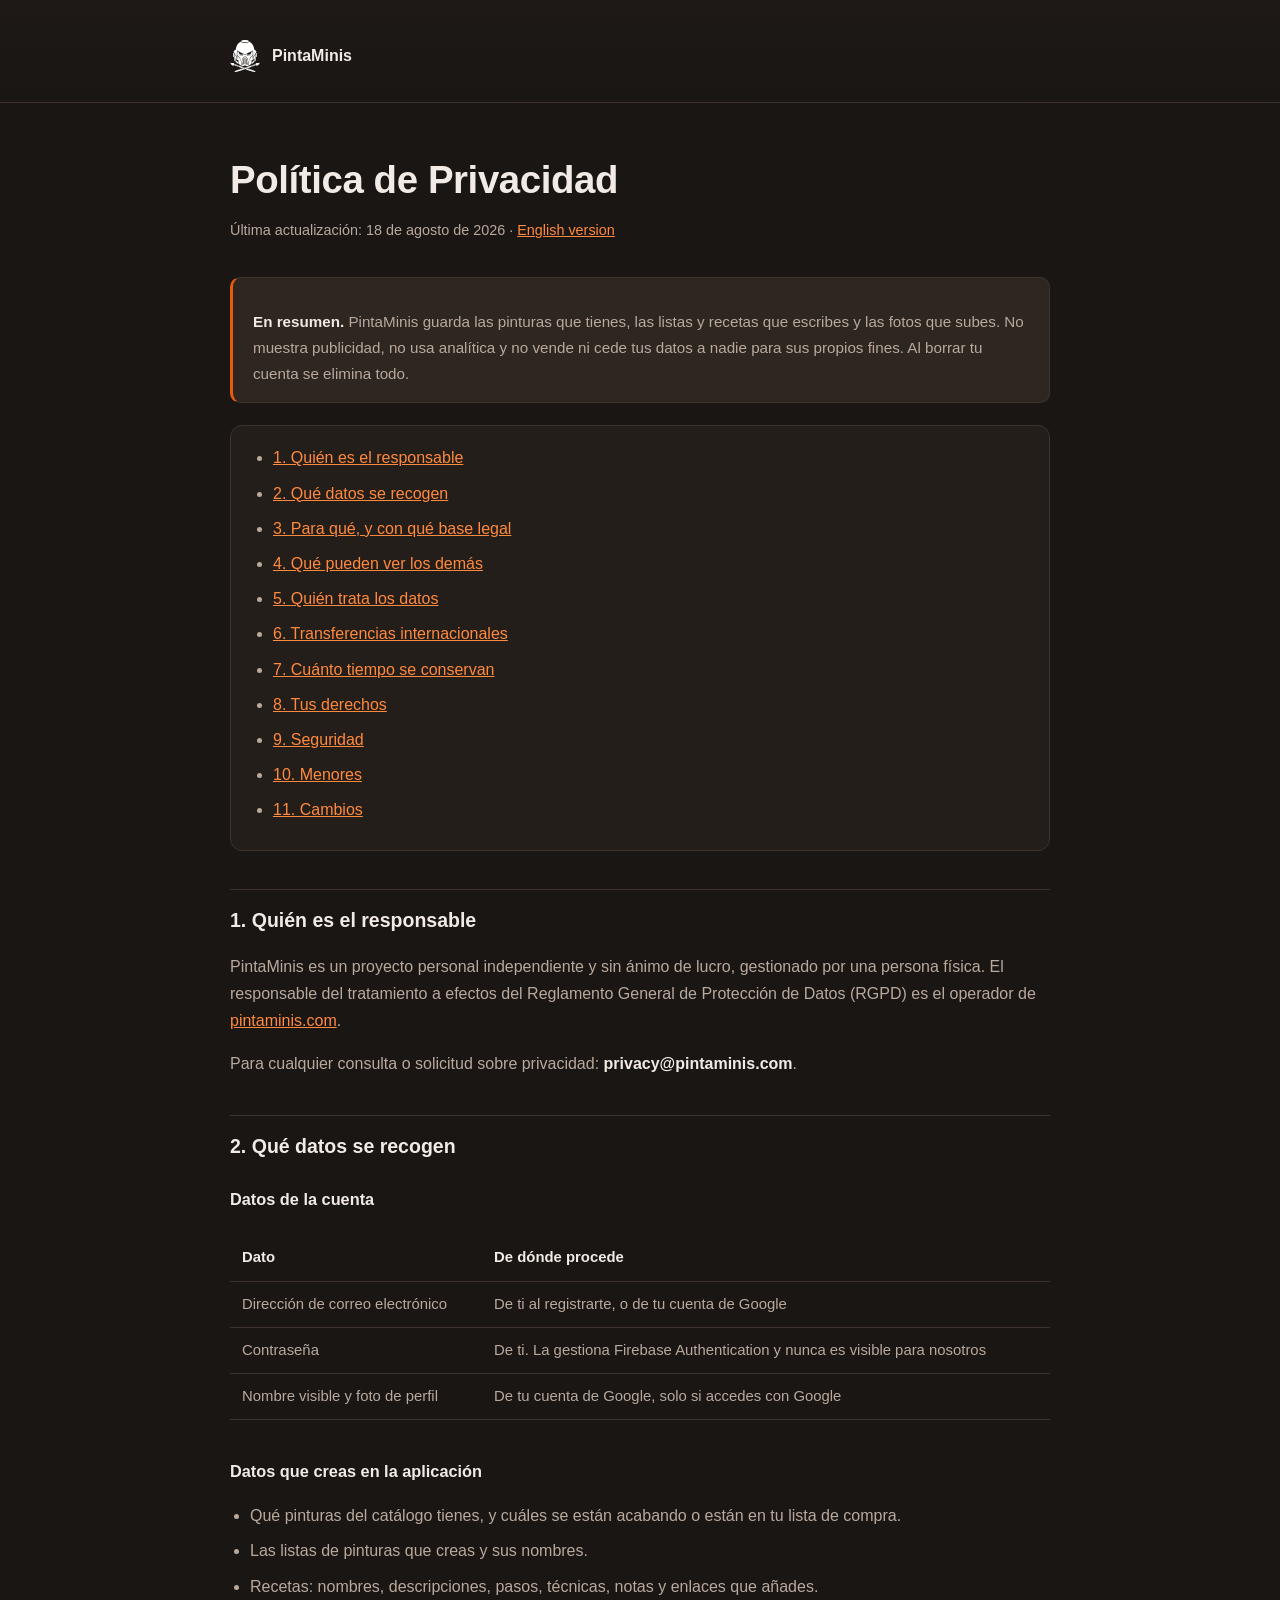
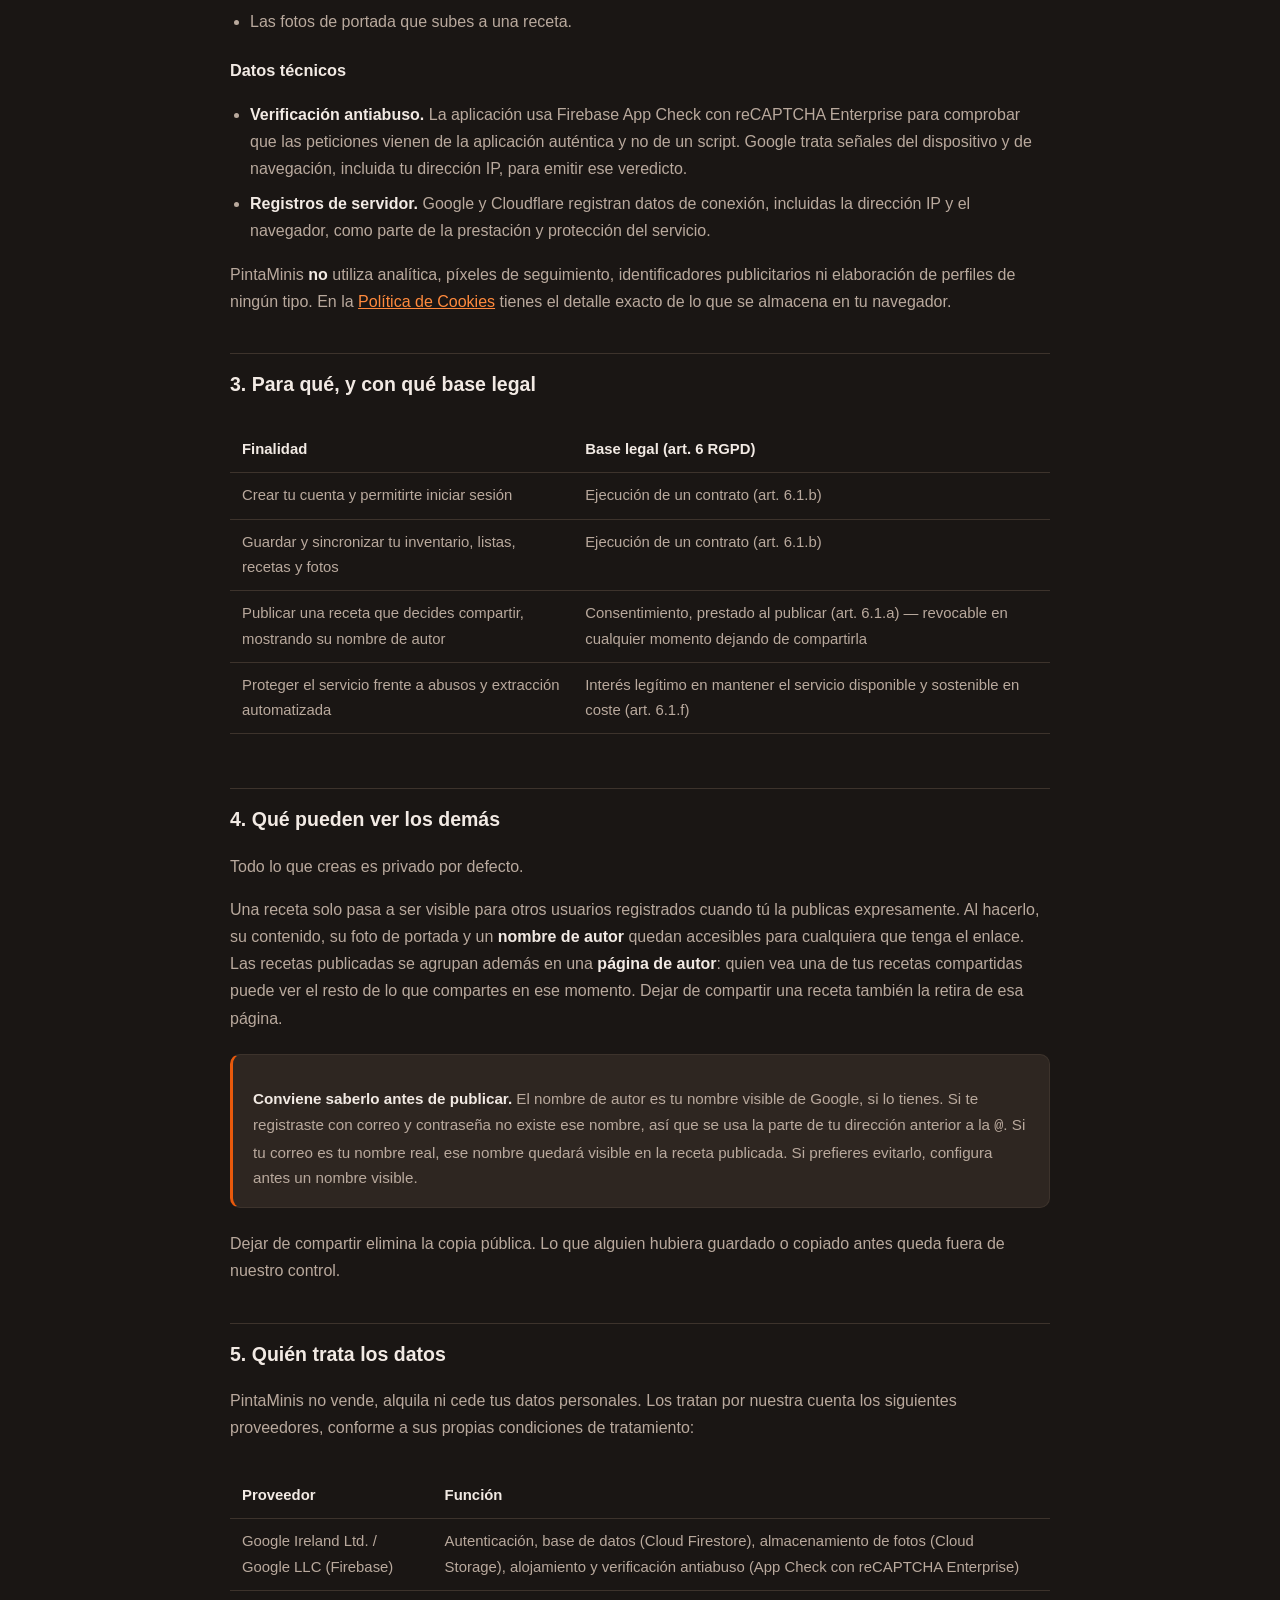
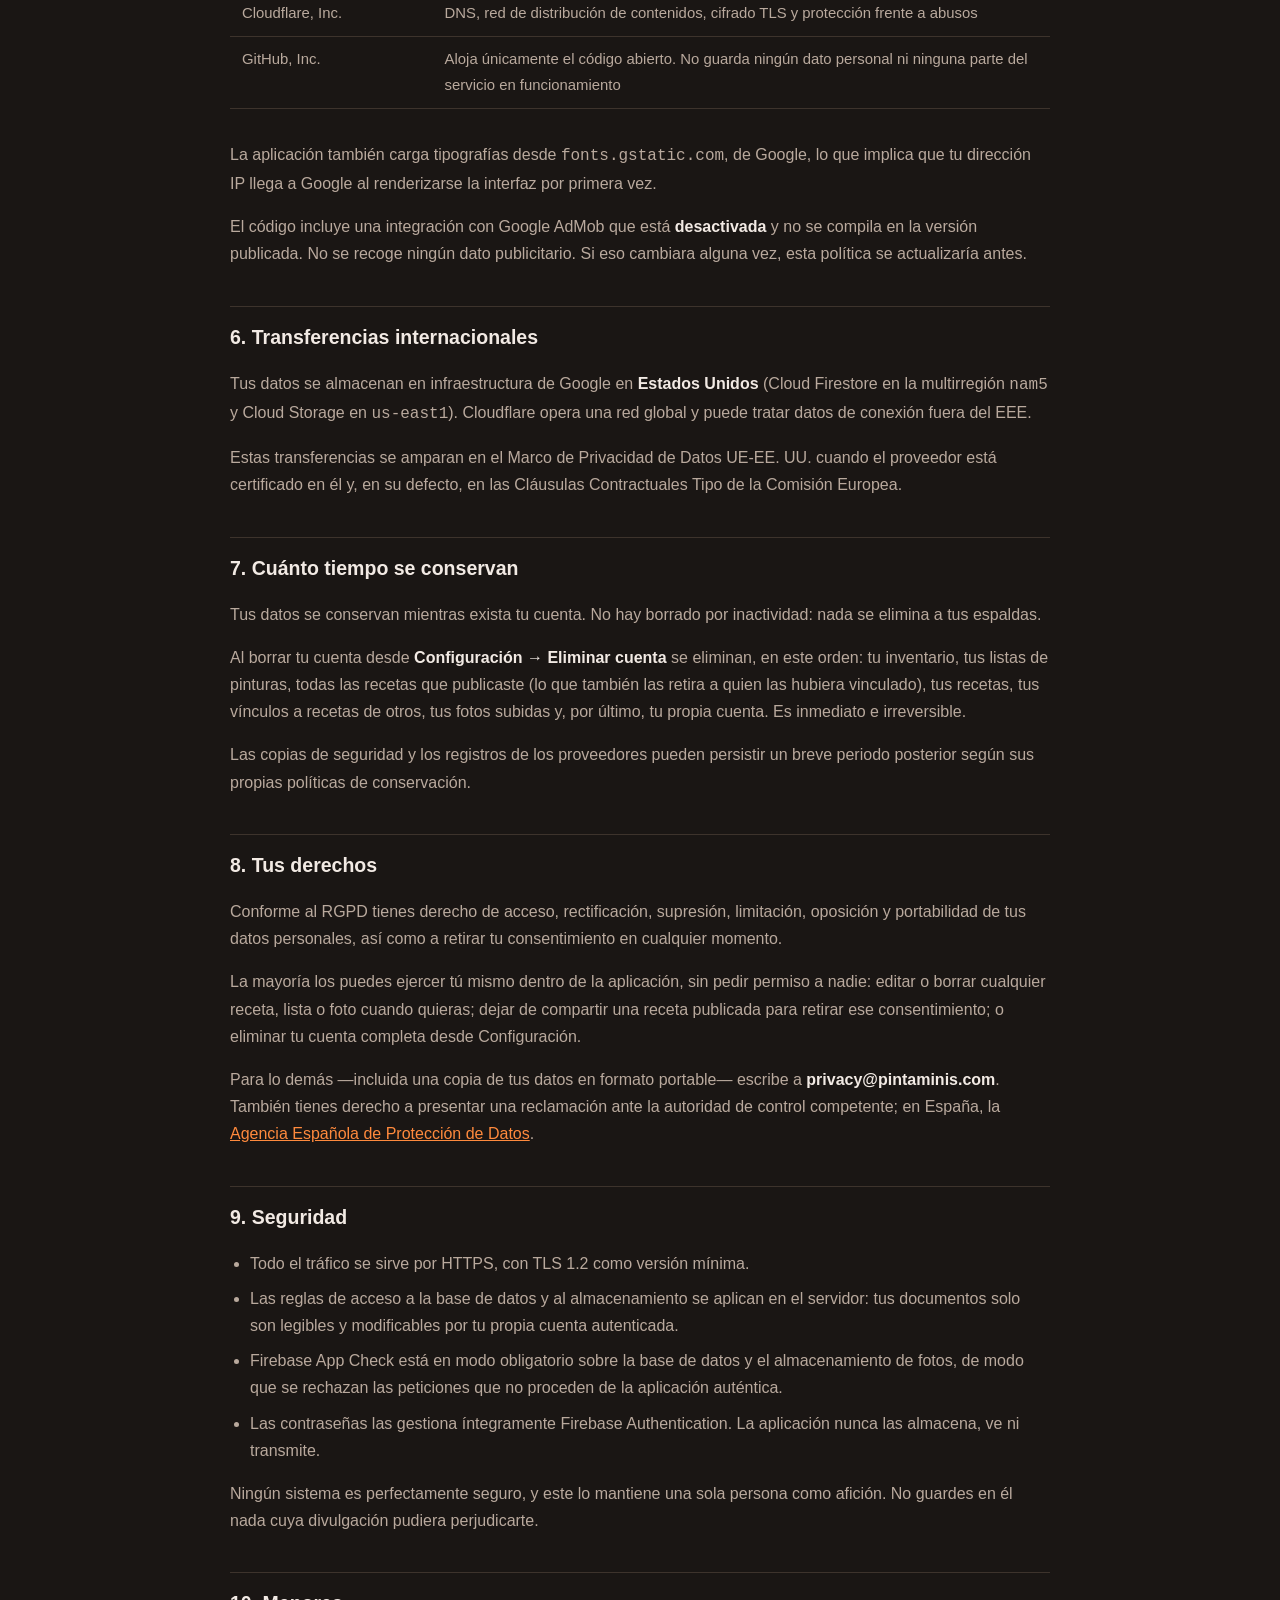
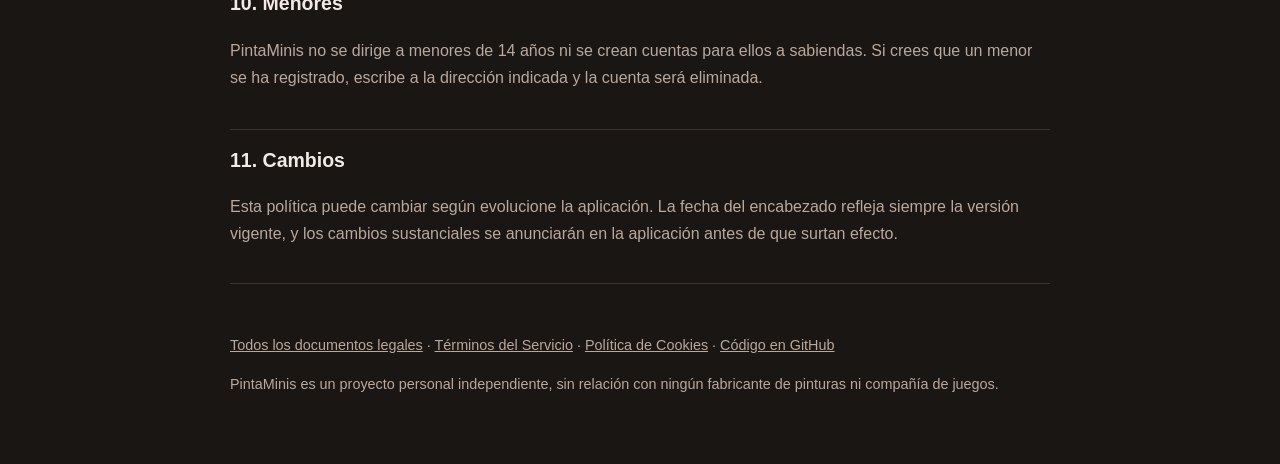
<file: docs/privacy.es.html>
<!DOCTYPE html>
<html lang="es">
<head>
<meta charset="UTF-8">
<meta name="viewport" content="width=device-width, initial-scale=1">
<title>Política de Privacidad — PintaMinis</title>
<meta name="description" content="Qué guarda PintaMinis, quién lo trata y cómo eliminarlo.">
<link rel="icon" type="image/svg+xml" href="logo.svg">
<link rel="stylesheet" href="legal.css">
</head>
<body>

<header>
  <div class="wrap">
    <a class="brand" href="/"><img src="logo-light.svg" alt=""><span>PintaMinis</span></a>
  </div>
</header>

<main class="wrap">
  <h1>Política de Privacidad</h1>
  <p class="updated">Última actualización: 18 de agosto de 2026 · <a href="/privacy">English version</a></p>

  <div class="callout">
    <p><strong>En resumen.</strong> PintaMinis guarda las pinturas que tienes, las
    listas y recetas que escribes y las fotos que subes. No muestra publicidad, no
    usa analítica y no vende ni cede tus datos a nadie para sus propios fines.
    Al borrar tu cuenta se elimina todo.</p>
  </div>

  <div class="toc">
    <ul>
      <li><a href="#responsable">1. Quién es el responsable</a></li>
      <li><a href="#datos">2. Qué datos se recogen</a></li>
      <li><a href="#finalidad">3. Para qué, y con qué base legal</a></li>
      <li><a href="#publico">4. Qué pueden ver los demás</a></li>
      <li><a href="#encargados">5. Quién trata los datos</a></li>
      <li><a href="#transferencias">6. Transferencias internacionales</a></li>
      <li><a href="#conservacion">7. Cuánto tiempo se conservan</a></li>
      <li><a href="#derechos">8. Tus derechos</a></li>
      <li><a href="#seguridad">9. Seguridad</a></li>
      <li><a href="#menores">10. Menores</a></li>
      <li><a href="#cambios">11. Cambios</a></li>
    </ul>
  </div>

  <h2 id="responsable">1. Quién es el responsable</h2>
  <p>PintaMinis es un proyecto personal independiente y sin ánimo de lucro,
  gestionado por una persona física. El responsable del tratamiento a efectos del
  Reglamento General de Protección de Datos (RGPD) es el operador de
  <a href="https://pintaminis.com">pintaminis.com</a>.</p>
  <p>Para cualquier consulta o solicitud sobre privacidad:
  <strong>privacy@pintaminis.com</strong>.</p>

  <h2 id="datos">2. Qué datos se recogen</h2>

  <h3>Datos de la cuenta</h3>
  <div class="scroll">
  <table>
    <tr><th>Dato</th><th>De dónde procede</th></tr>
    <tr><td>Dirección de correo electrónico</td><td>De ti al registrarte, o de tu cuenta de Google</td></tr>
    <tr><td>Contraseña</td><td>De ti. La gestiona Firebase Authentication y nunca es visible para nosotros</td></tr>
    <tr><td>Nombre visible y foto de perfil</td><td>De tu cuenta de Google, solo si accedes con Google</td></tr>
  </table>
  </div>

  <h3>Datos que creas en la aplicación</h3>
  <ul>
    <li>Qué pinturas del catálogo tienes, y cuáles se están acabando o están en tu lista de compra.</li>
    <li>Las listas de pinturas que creas y sus nombres.</li>
    <li>Recetas: nombres, descripciones, pasos, técnicas, notas y enlaces que añades.</li>
    <li>Las fotos de portada que subes a una receta.</li>
  </ul>

  <h3>Datos técnicos</h3>
  <ul>
    <li><strong>Verificación antiabuso.</strong> La aplicación usa Firebase App
    Check con reCAPTCHA Enterprise para comprobar que las peticiones vienen de la
    aplicación auténtica y no de un script. Google trata señales del dispositivo y
    de navegación, incluida tu dirección IP, para emitir ese veredicto.</li>
    <li><strong>Registros de servidor.</strong> Google y Cloudflare registran datos
    de conexión, incluidas la dirección IP y el navegador, como parte de la
    prestación y protección del servicio.</li>
  </ul>
  <p>PintaMinis <strong>no</strong> utiliza analítica, píxeles de seguimiento,
  identificadores publicitarios ni elaboración de perfiles de ningún tipo. En la
  <a href="/cookies.es">Política de Cookies</a> tienes el detalle exacto de lo
  que se almacena en tu navegador.</p>

  <h2 id="finalidad">3. Para qué, y con qué base legal</h2>
  <div class="scroll">
  <table>
    <tr><th>Finalidad</th><th>Base legal (art. 6 RGPD)</th></tr>
    <tr>
      <td>Crear tu cuenta y permitirte iniciar sesión</td>
      <td>Ejecución de un contrato (art. 6.1.b)</td>
    </tr>
    <tr>
      <td>Guardar y sincronizar tu inventario, listas, recetas y fotos</td>
      <td>Ejecución de un contrato (art. 6.1.b)</td>
    </tr>
    <tr>
      <td>Publicar una receta que decides compartir, mostrando su nombre de autor</td>
      <td>Consentimiento, prestado al publicar (art. 6.1.a) — revocable en cualquier momento dejando de compartirla</td>
    </tr>
    <tr>
      <td>Proteger el servicio frente a abusos y extracción automatizada</td>
      <td>Interés legítimo en mantener el servicio disponible y sostenible en coste (art. 6.1.f)</td>
    </tr>
  </table>
  </div>

  <h2 id="publico">4. Qué pueden ver los demás</h2>
  <p>Todo lo que creas es privado por defecto.</p>
  <p>Una receta solo pasa a ser visible para otros usuarios registrados cuando tú
  la publicas expresamente. Al hacerlo, su contenido, su foto de portada y un
  <strong>nombre de autor</strong> quedan accesibles para cualquiera que tenga el
  enlace. Las recetas publicadas se agrupan además en una <strong>página de
  autor</strong>: quien vea una de tus recetas compartidas puede ver el resto de
  lo que compartes en ese momento. Dejar de compartir una receta también la
  retira de esa página.</p>
  <div class="callout">
    <p><strong>Conviene saberlo antes de publicar.</strong> El nombre de autor es
    tu nombre visible de Google, si lo tienes. Si te registraste con correo y
    contraseña no existe ese nombre, así que se usa la parte de tu dirección
    anterior a la <code>@</code>. Si tu correo es tu nombre real, ese nombre
    quedará visible en la receta publicada. Si prefieres evitarlo, configura antes
    un nombre visible.</p>
  </div>
  <p>Dejar de compartir elimina la copia pública. Lo que alguien hubiera guardado o
  copiado antes queda fuera de nuestro control.</p>

  <h2 id="encargados">5. Quién trata los datos</h2>
  <p>PintaMinis no vende, alquila ni cede tus datos personales. Los tratan por
  nuestra cuenta los siguientes proveedores, conforme a sus propias condiciones de
  tratamiento:</p>
  <div class="scroll">
  <table>
    <tr><th>Proveedor</th><th>Función</th></tr>
    <tr>
      <td>Google Ireland Ltd. / Google LLC (Firebase)</td>
      <td>Autenticación, base de datos (Cloud Firestore), almacenamiento de fotos (Cloud Storage), alojamiento y verificación antiabuso (App Check con reCAPTCHA Enterprise)</td>
    </tr>
    <tr>
      <td>Cloudflare, Inc.</td>
      <td>DNS, red de distribución de contenidos, cifrado TLS y protección frente a abusos</td>
    </tr>
    <tr>
      <td>GitHub, Inc.</td>
      <td>Aloja únicamente el código abierto. No guarda ningún dato personal ni ninguna parte del servicio en funcionamiento</td>
    </tr>
  </table>
  </div>
  <p>La aplicación también carga tipografías desde <code>fonts.gstatic.com</code>,
  de Google, lo que implica que tu dirección IP llega a Google al renderizarse la
  interfaz por primera vez.</p>
  <p>El código incluye una integración con Google AdMob que está
  <strong>desactivada</strong> y no se compila en la versión publicada. No se
  recoge ningún dato publicitario. Si eso cambiara alguna vez, esta política se
  actualizaría antes.</p>

  <h2 id="transferencias">6. Transferencias internacionales</h2>
  <p>Tus datos se almacenan en infraestructura de Google en <strong>Estados
  Unidos</strong> (Cloud Firestore en la multirregión <code>nam5</code> y Cloud
  Storage en <code>us-east1</code>). Cloudflare opera una red global y puede tratar
  datos de conexión fuera del EEE.</p>
  <p>Estas transferencias se amparan en el Marco de Privacidad de Datos UE-EE. UU.
  cuando el proveedor está certificado en él y, en su defecto, en las Cláusulas
  Contractuales Tipo de la Comisión Europea.</p>

  <h2 id="conservacion">7. Cuánto tiempo se conservan</h2>
  <p>Tus datos se conservan mientras exista tu cuenta. No hay borrado por
  inactividad: nada se elimina a tus espaldas.</p>
  <p>Al borrar tu cuenta desde <strong>Configuración → Eliminar cuenta</strong> se
  eliminan, en este orden: tu inventario, tus listas de pinturas, todas las recetas
  que publicaste (lo que también las retira a quien las hubiera vinculado), tus
  recetas, tus vínculos a recetas de otros, tus fotos subidas y, por último, tu
  propia cuenta. Es inmediato e irreversible.</p>
  <p>Las copias de seguridad y los registros de los proveedores pueden persistir un
  breve periodo posterior según sus propias políticas de conservación.</p>

  <h2 id="derechos">8. Tus derechos</h2>
  <p>Conforme al RGPD tienes derecho de acceso, rectificación, supresión,
  limitación, oposición y portabilidad de tus datos personales, así como a retirar
  tu consentimiento en cualquier momento.</p>
  <p>La mayoría los puedes ejercer tú mismo dentro de la aplicación, sin pedir
  permiso a nadie: editar o borrar cualquier receta, lista o foto cuando quieras;
  dejar de compartir una receta publicada para retirar ese consentimiento; o
  eliminar tu cuenta completa desde Configuración.</p>
  <p>Para lo demás —incluida una copia de tus datos en formato portable— escribe a
  <strong>privacy@pintaminis.com</strong>. También tienes derecho a presentar una
  reclamación ante la autoridad de control competente; en España, la
  <a href="https://www.aepd.es">Agencia Española de Protección de Datos</a>.</p>

  <h2 id="seguridad">9. Seguridad</h2>
  <ul>
    <li>Todo el tráfico se sirve por HTTPS, con TLS 1.2 como versión mínima.</li>
    <li>Las reglas de acceso a la base de datos y al almacenamiento se aplican en
    el servidor: tus documentos solo son legibles y modificables por tu propia
    cuenta autenticada.</li>
    <li>Firebase App Check está en modo obligatorio sobre la base de datos y el
    almacenamiento de fotos, de modo que se rechazan las peticiones que no
    proceden de la aplicación auténtica.</li>
    <li>Las contraseñas las gestiona íntegramente Firebase Authentication. La
    aplicación nunca las almacena, ve ni transmite.</li>
  </ul>
  <p>Ningún sistema es perfectamente seguro, y este lo mantiene una sola persona
  como afición. No guardes en él nada cuya divulgación pudiera perjudicarte.</p>

  <h2 id="menores">10. Menores</h2>
  <p>PintaMinis no se dirige a menores de 14 años ni se crean cuentas para ellos a
  sabiendas. Si crees que un menor se ha registrado, escribe a la dirección
  indicada y la cuenta será eliminada.</p>

  <h2 id="cambios">11. Cambios</h2>
  <p>Esta política puede cambiar según evolucione la aplicación. La fecha del
  encabezado refleja siempre la versión vigente, y los cambios sustanciales se
  anunciarán en la aplicación antes de que surtan efecto.</p>
</main>

<footer class="wrap">
  <p>
    <a href="/legal">Todos los documentos legales</a> ·
    <a href="/terms.es">Términos del Servicio</a> ·
    <a href="/cookies.es">Política de Cookies</a> ·
    <a href="https://github.com/tribet84/PaintForge">Código en GitHub</a>
  </p>
  <p>PintaMinis es un proyecto personal independiente, sin relación con ningún
  fabricante de pinturas ni compañía de juegos.</p>
</footer>

</body>
</html>
</file>
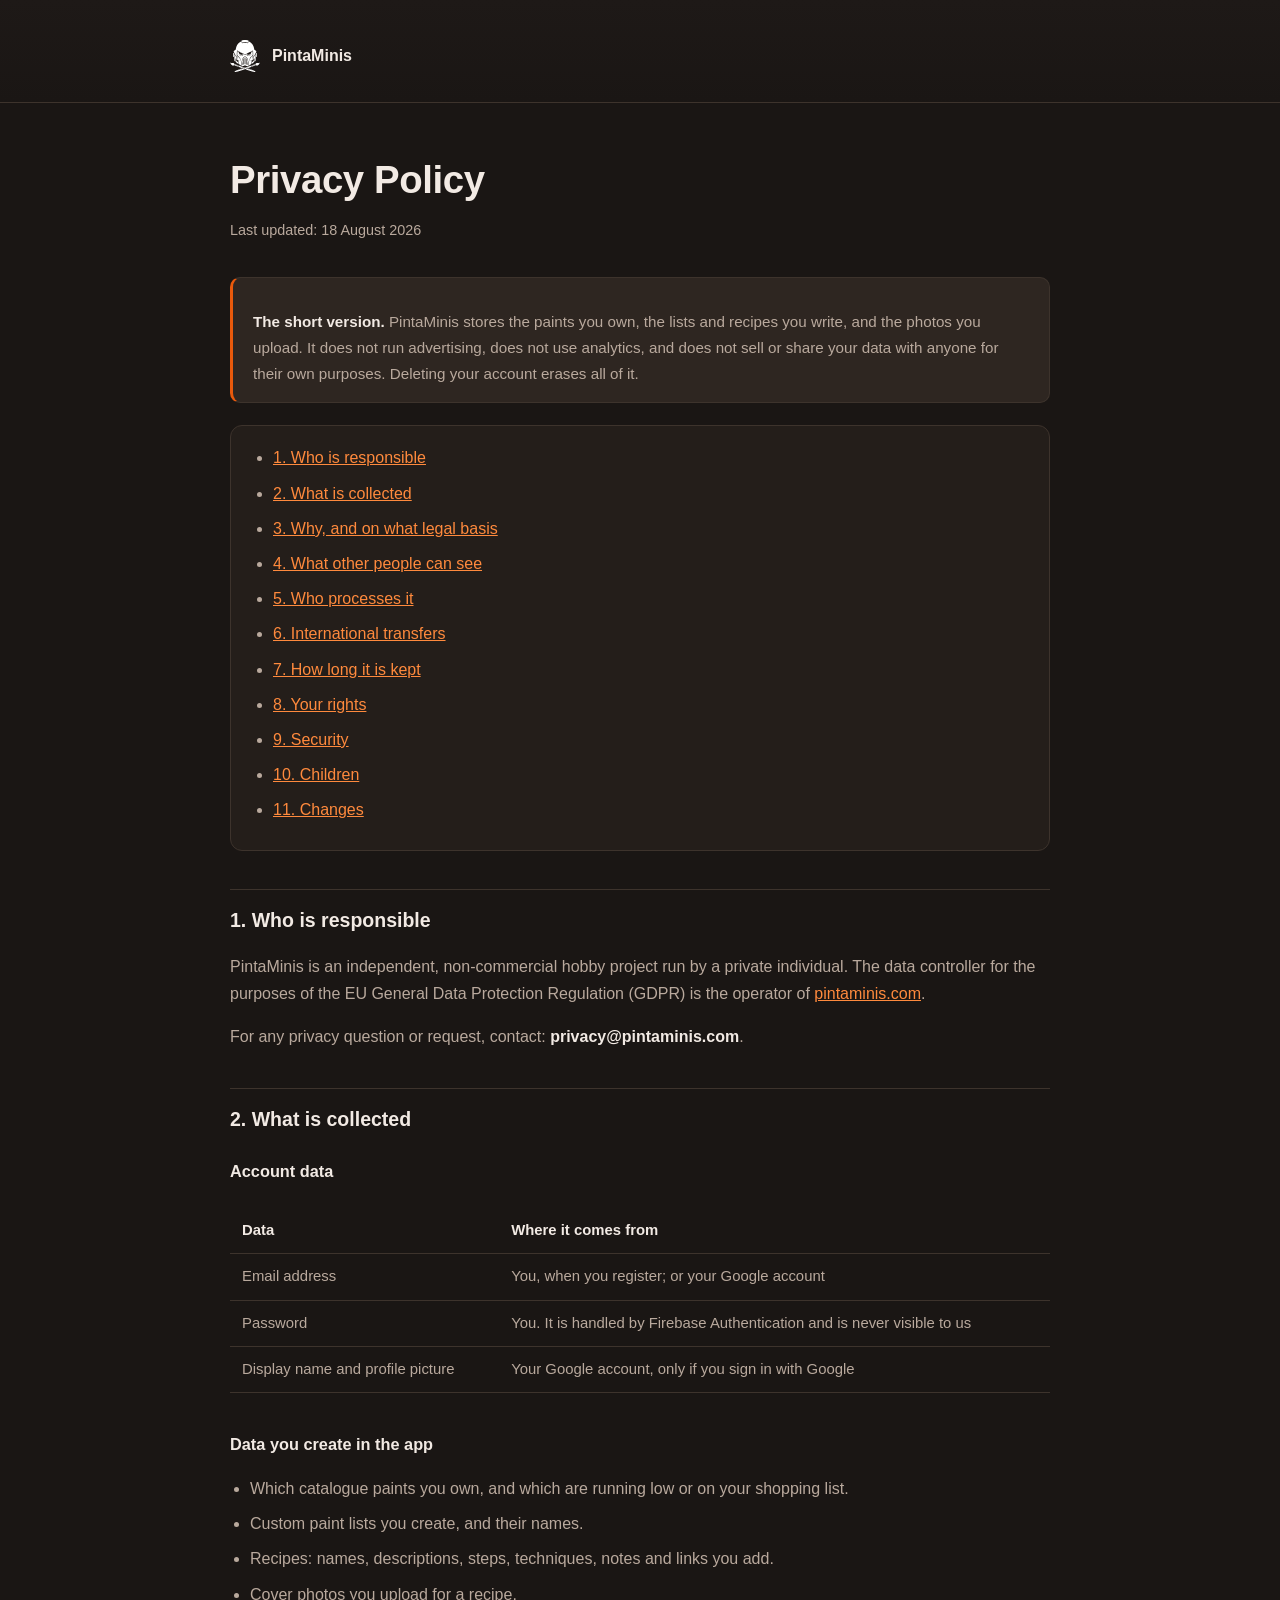
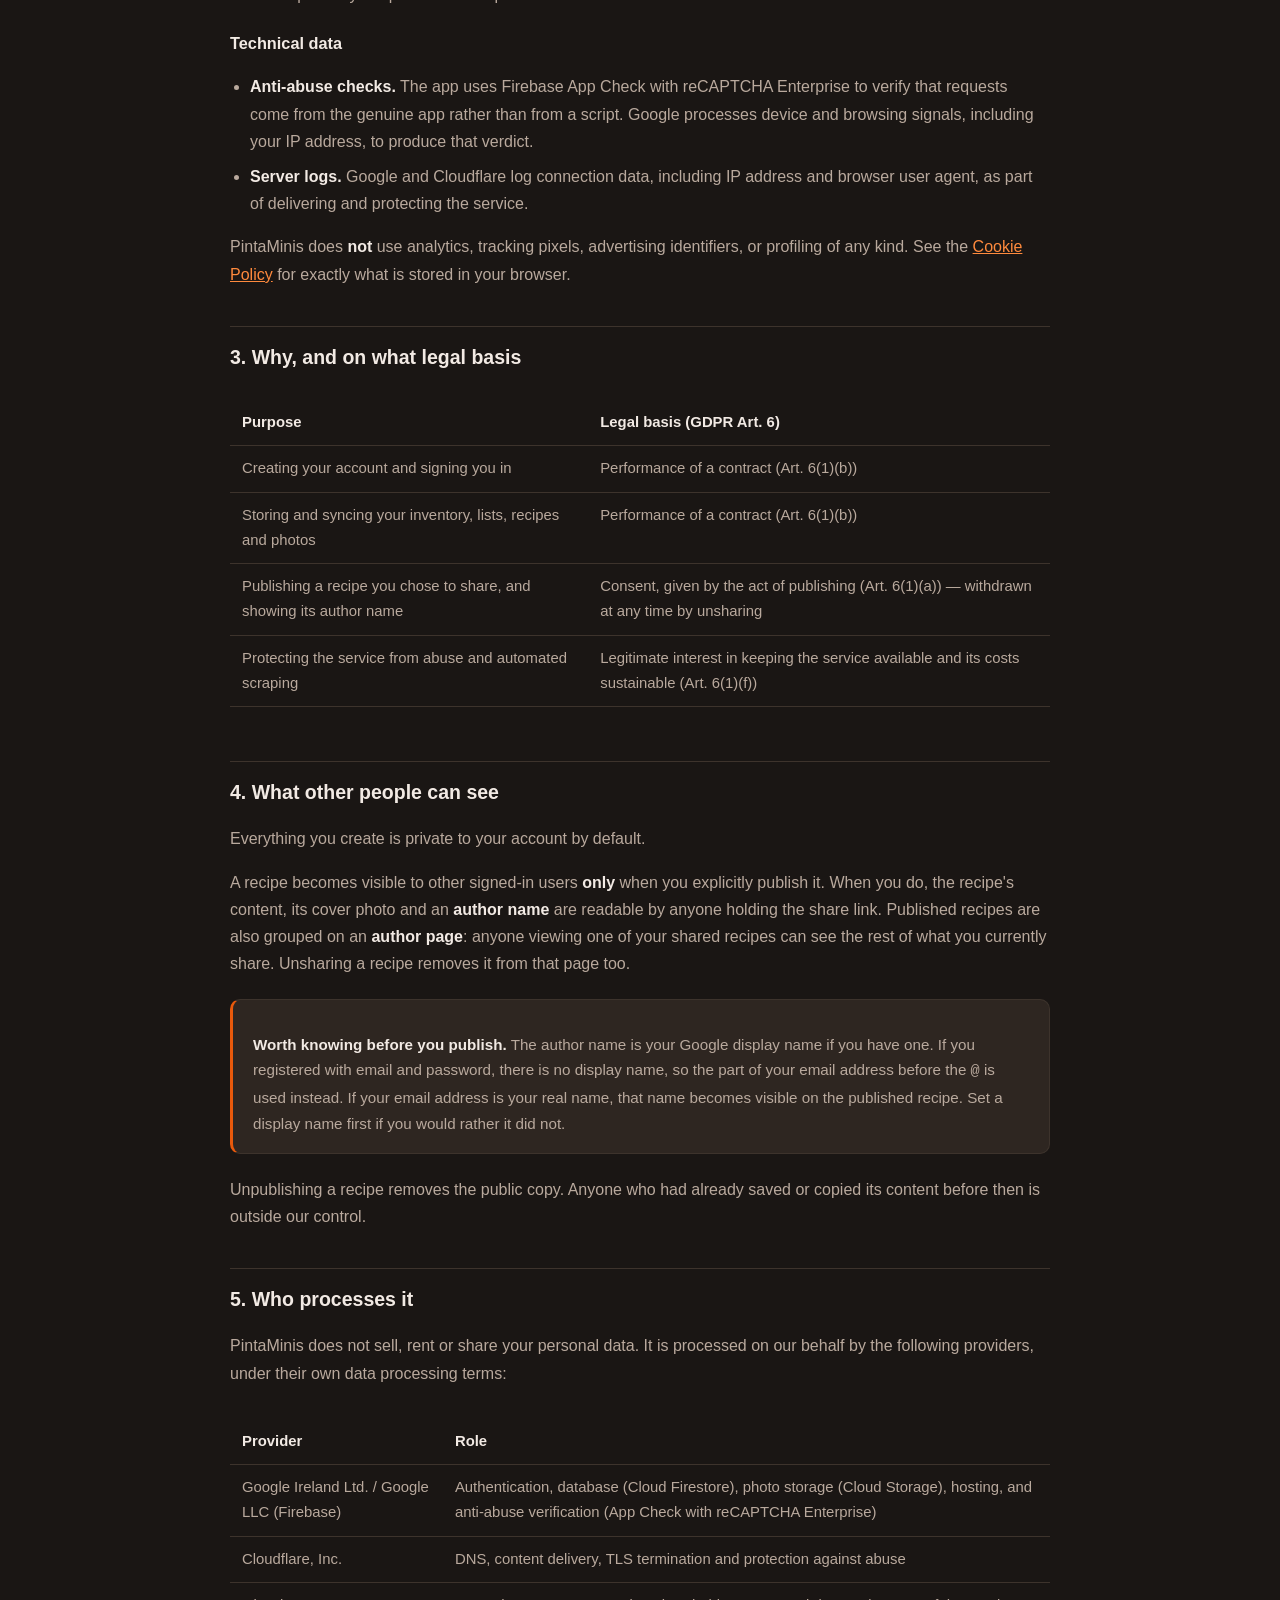
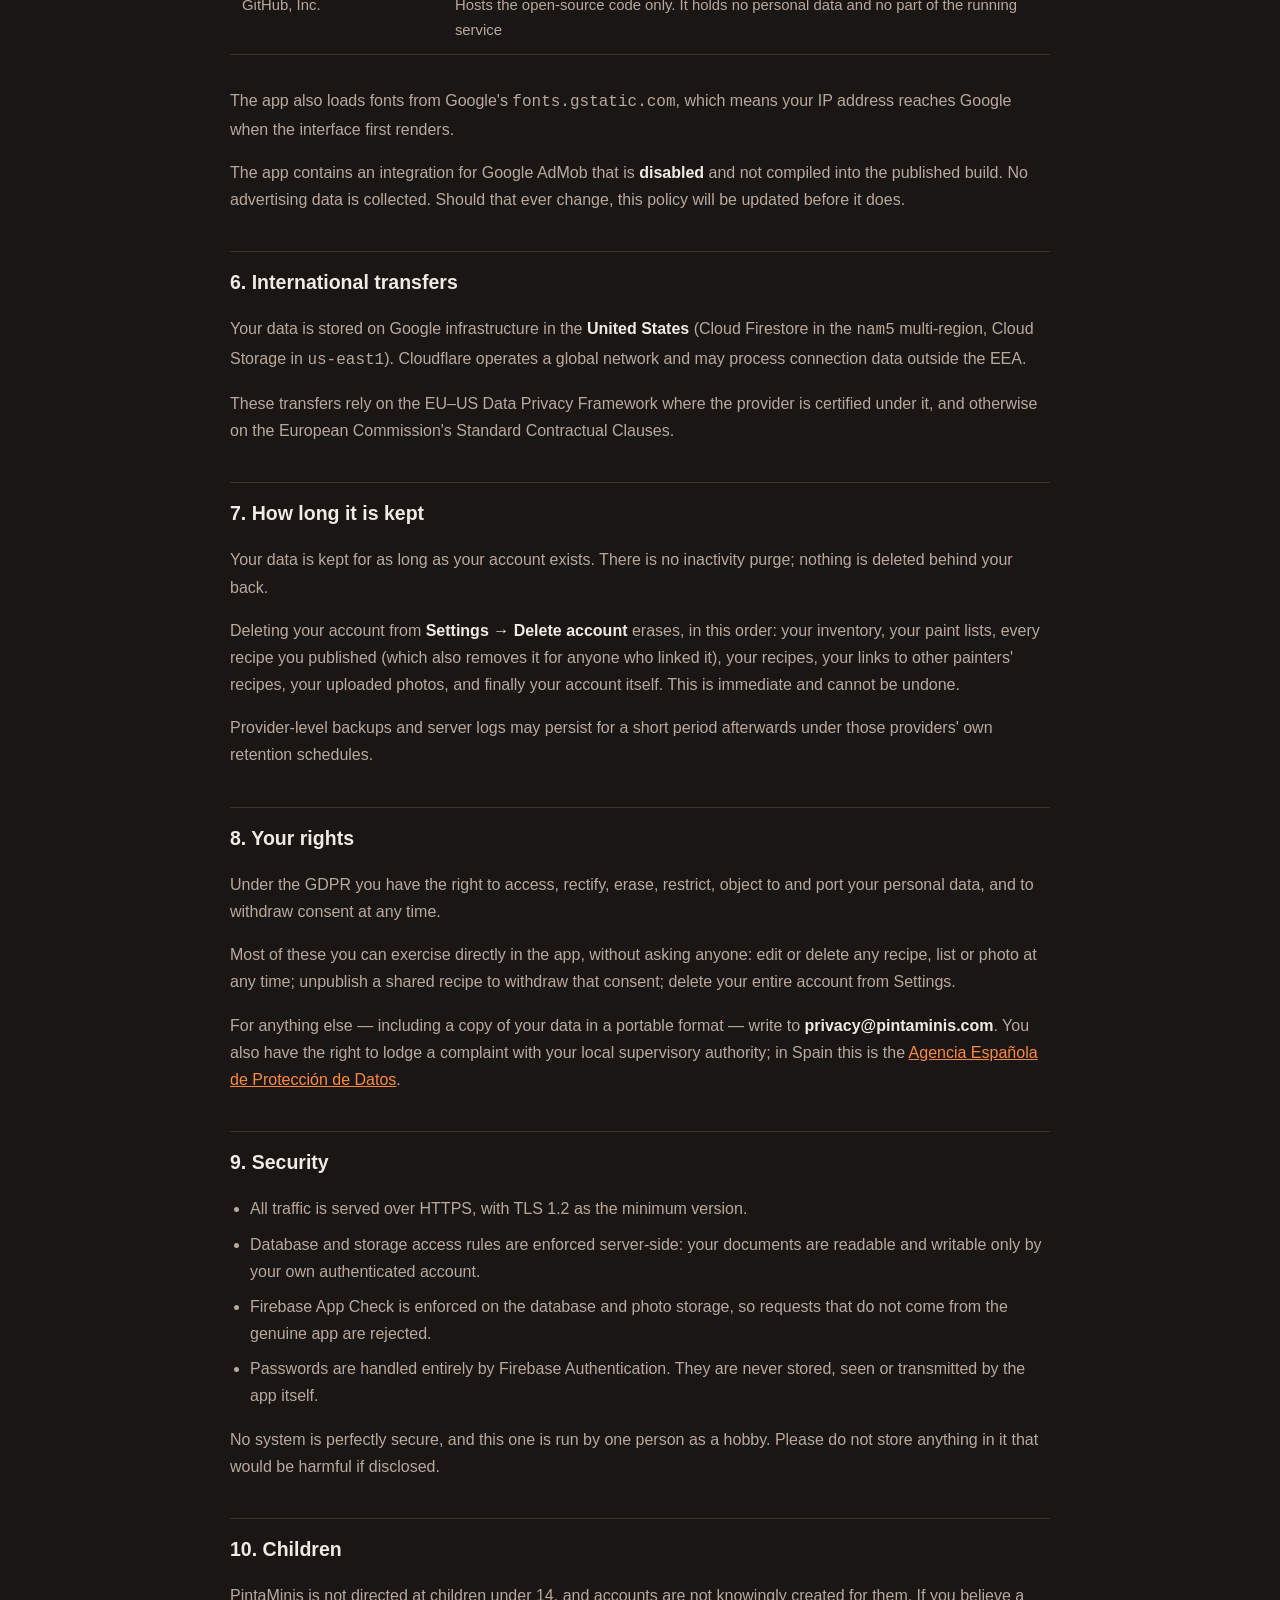
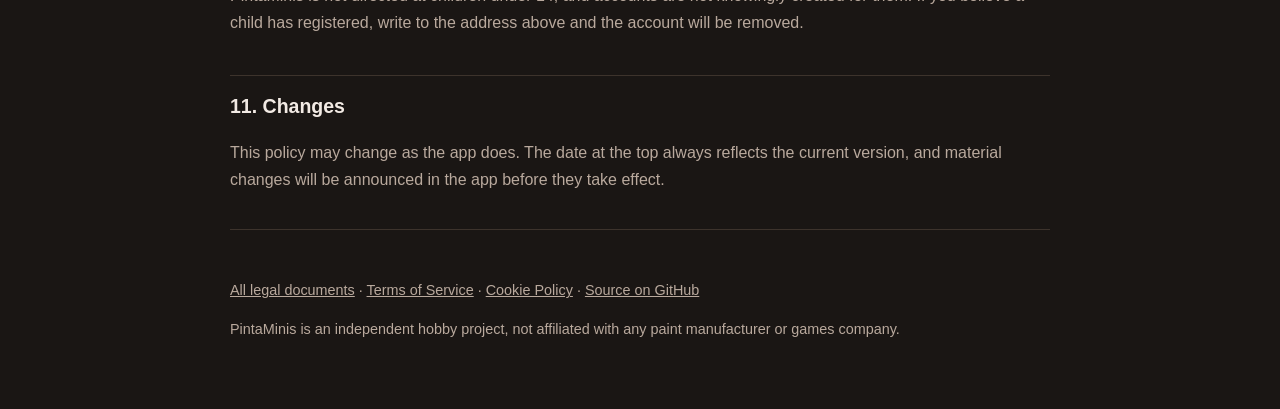
<file: docs/privacy.html>
<!DOCTYPE html>
<html lang="en">
<head>
<meta charset="UTF-8">
<meta name="viewport" content="width=device-width, initial-scale=1">
<title>Privacy Policy — PintaMinis</title>
<meta name="description" content="What PintaMinis stores, who processes it, and how to get it deleted.">
<link rel="icon" type="image/svg+xml" href="logo.svg">
<link rel="stylesheet" href="legal.css">
</head>
<body>

<header>
  <div class="wrap">
    <a class="brand" href="/"><img src="logo-light.svg" alt=""><span>PintaMinis</span></a>
  </div>
</header>

<main class="wrap">
  <h1>Privacy Policy</h1>
  <p class="updated">Last updated: 18 August 2026</p>

  <div class="callout">
    <p><strong>The short version.</strong> PintaMinis stores the paints you own, the
    lists and recipes you write, and the photos you upload. It does not run
    advertising, does not use analytics, and does not sell or share your data with
    anyone for their own purposes. Deleting your account erases all of it.</p>
  </div>

  <div class="toc">
    <ul>
      <li><a href="#controller">1. Who is responsible</a></li>
      <li><a href="#data">2. What is collected</a></li>
      <li><a href="#why">3. Why, and on what legal basis</a></li>
      <li><a href="#public">4. What other people can see</a></li>
      <li><a href="#processors">5. Who processes it</a></li>
      <li><a href="#transfers">6. International transfers</a></li>
      <li><a href="#retention">7. How long it is kept</a></li>
      <li><a href="#rights">8. Your rights</a></li>
      <li><a href="#security">9. Security</a></li>
      <li><a href="#children">10. Children</a></li>
      <li><a href="#changes">11. Changes</a></li>
    </ul>
  </div>

  <h2 id="controller">1. Who is responsible</h2>
  <p>PintaMinis is an independent, non-commercial hobby project run by a private
  individual. The data controller for the purposes of the EU General Data
  Protection Regulation (GDPR) is the operator of
  <a href="https://pintaminis.com">pintaminis.com</a>.</p>
  <p>For any privacy question or request, contact:
  <strong>privacy@pintaminis.com</strong>.</p>

  <h2 id="data">2. What is collected</h2>

  <h3>Account data</h3>
  <div class="scroll">
  <table>
    <tr><th>Data</th><th>Where it comes from</th></tr>
    <tr><td>Email address</td><td>You, when you register; or your Google account</td></tr>
    <tr><td>Password</td><td>You. It is handled by Firebase Authentication and is never visible to us</td></tr>
    <tr><td>Display name and profile picture</td><td>Your Google account, only if you sign in with Google</td></tr>
  </table>
  </div>

  <h3>Data you create in the app</h3>
  <ul>
    <li>Which catalogue paints you own, and which are running low or on your shopping list.</li>
    <li>Custom paint lists you create, and their names.</li>
    <li>Recipes: names, descriptions, steps, techniques, notes and links you add.</li>
    <li>Cover photos you upload for a recipe.</li>
  </ul>

  <h3>Technical data</h3>
  <ul>
    <li><strong>Anti-abuse checks.</strong> The app uses Firebase App Check with
    reCAPTCHA Enterprise to verify that requests come from the genuine app rather
    than from a script. Google processes device and browsing signals, including
    your IP address, to produce that verdict.</li>
    <li><strong>Server logs.</strong> Google and Cloudflare log connection data,
    including IP address and browser user agent, as part of delivering and
    protecting the service.</li>
  </ul>
  <p>PintaMinis does <strong>not</strong> use analytics, tracking pixels,
  advertising identifiers, or profiling of any kind. See the
  <a href="/cookies">Cookie Policy</a> for exactly what is stored in your
  browser.</p>

  <h2 id="why">3. Why, and on what legal basis</h2>
  <div class="scroll">
  <table>
    <tr><th>Purpose</th><th>Legal basis (GDPR Art. 6)</th></tr>
    <tr>
      <td>Creating your account and signing you in</td>
      <td>Performance of a contract (Art. 6(1)(b))</td>
    </tr>
    <tr>
      <td>Storing and syncing your inventory, lists, recipes and photos</td>
      <td>Performance of a contract (Art. 6(1)(b))</td>
    </tr>
    <tr>
      <td>Publishing a recipe you chose to share, and showing its author name</td>
      <td>Consent, given by the act of publishing (Art. 6(1)(a)) — withdrawn at any time by unsharing</td>
    </tr>
    <tr>
      <td>Protecting the service from abuse and automated scraping</td>
      <td>Legitimate interest in keeping the service available and its costs sustainable (Art. 6(1)(f))</td>
    </tr>
  </table>
  </div>

  <h2 id="public">4. What other people can see</h2>
  <p>Everything you create is private to your account by default.</p>
  <p>A recipe becomes visible to other signed-in users <strong>only</strong> when
  you explicitly publish it. When you do, the recipe's content, its cover photo
  and an <strong>author name</strong> are readable by anyone holding the share
  link. Published recipes are also grouped on an <strong>author page</strong>:
  anyone viewing one of your shared recipes can see the rest of what you
  currently share. Unsharing a recipe removes it from that page too.</p>
  <div class="callout">
    <p><strong>Worth knowing before you publish.</strong> The author name is your
    Google display name if you have one. If you registered with email and
    password, there is no display name, so the part of your email address before
    the <code>@</code> is used instead. If your email address is your real name,
    that name becomes visible on the published recipe. Set a display name first
    if you would rather it did not.</p>
  </div>
  <p>Unpublishing a recipe removes the public copy. Anyone who had already saved
  or copied its content before then is outside our control.</p>

  <h2 id="processors">5. Who processes it</h2>
  <p>PintaMinis does not sell, rent or share your personal data. It is processed
  on our behalf by the following providers, under their own data processing
  terms:</p>
  <div class="scroll">
  <table>
    <tr><th>Provider</th><th>Role</th></tr>
    <tr>
      <td>Google Ireland Ltd. / Google LLC (Firebase)</td>
      <td>Authentication, database (Cloud Firestore), photo storage (Cloud Storage), hosting, and anti-abuse verification (App Check with reCAPTCHA Enterprise)</td>
    </tr>
    <tr>
      <td>Cloudflare, Inc.</td>
      <td>DNS, content delivery, TLS termination and protection against abuse</td>
    </tr>
    <tr>
      <td>GitHub, Inc.</td>
      <td>Hosts the open-source code only. It holds no personal data and no part of the running service</td>
    </tr>
  </table>
  </div>
  <p>The app also loads fonts from Google's <code>fonts.gstatic.com</code>, which
  means your IP address reaches Google when the interface first renders.</p>
  <p>The app contains an integration for Google AdMob that is
  <strong>disabled</strong> and not compiled into the published build. No
  advertising data is collected. Should that ever change, this policy will be
  updated before it does.</p>

  <h2 id="transfers">6. International transfers</h2>
  <p>Your data is stored on Google infrastructure in the <strong>United
  States</strong> (Cloud Firestore in the <code>nam5</code> multi-region, Cloud
  Storage in <code>us-east1</code>). Cloudflare operates a global network and may
  process connection data outside the EEA.</p>
  <p>These transfers rely on the EU–US Data Privacy Framework where the provider
  is certified under it, and otherwise on the European Commission's Standard
  Contractual Clauses.</p>

  <h2 id="retention">7. How long it is kept</h2>
  <p>Your data is kept for as long as your account exists. There is no inactivity
  purge; nothing is deleted behind your back.</p>
  <p>Deleting your account from <strong>Settings → Delete account</strong> erases,
  in this order: your inventory, your paint lists, every recipe you published
  (which also removes it for anyone who linked it), your recipes, your links to
  other painters' recipes, your uploaded photos, and finally your account itself.
  This is immediate and cannot be undone.</p>
  <p>Provider-level backups and server logs may persist for a short period
  afterwards under those providers' own retention schedules.</p>

  <h2 id="rights">8. Your rights</h2>
  <p>Under the GDPR you have the right to access, rectify, erase, restrict, object
  to and port your personal data, and to withdraw consent at any time.</p>
  <p>Most of these you can exercise directly in the app, without asking anyone:
  edit or delete any recipe, list or photo at any time; unpublish a shared recipe
  to withdraw that consent; delete your entire account from Settings.</p>
  <p>For anything else — including a copy of your data in a portable format —
  write to <strong>privacy@pintaminis.com</strong>. You also have the right to
  lodge a complaint with your local supervisory authority; in Spain this is the
  <a href="https://www.aepd.es">Agencia Española de Protección de Datos</a>.</p>

  <h2 id="security">9. Security</h2>
  <ul>
    <li>All traffic is served over HTTPS, with TLS 1.2 as the minimum version.</li>
    <li>Database and storage access rules are enforced server-side: your documents
    are readable and writable only by your own authenticated account.</li>
    <li>Firebase App Check is enforced on the database and photo storage, so
    requests that do not come from the genuine app are rejected.</li>
    <li>Passwords are handled entirely by Firebase Authentication. They are never
    stored, seen or transmitted by the app itself.</li>
  </ul>
  <p>No system is perfectly secure, and this one is run by one person as a hobby.
  Please do not store anything in it that would be harmful if disclosed.</p>

  <h2 id="children">10. Children</h2>
  <p>PintaMinis is not directed at children under 14, and accounts are not
  knowingly created for them. If you believe a child has registered, write to the
  address above and the account will be removed.</p>

  <h2 id="changes">11. Changes</h2>
  <p>This policy may change as the app does. The date at the top always reflects
  the current version, and material changes will be announced in the app before
  they take effect.</p>
</main>

<footer class="wrap">
  <p>
    <a href="/legal">All legal documents</a> ·
    <a href="/terms">Terms of Service</a> ·
    <a href="/cookies">Cookie Policy</a> ·
    <a href="https://github.com/tribet84/PaintForge">Source on GitHub</a>
  </p>
  <p>PintaMinis is an independent hobby project, not affiliated with any paint
  manufacturer or games company.</p>
</footer>

</body>
</html>
</file>
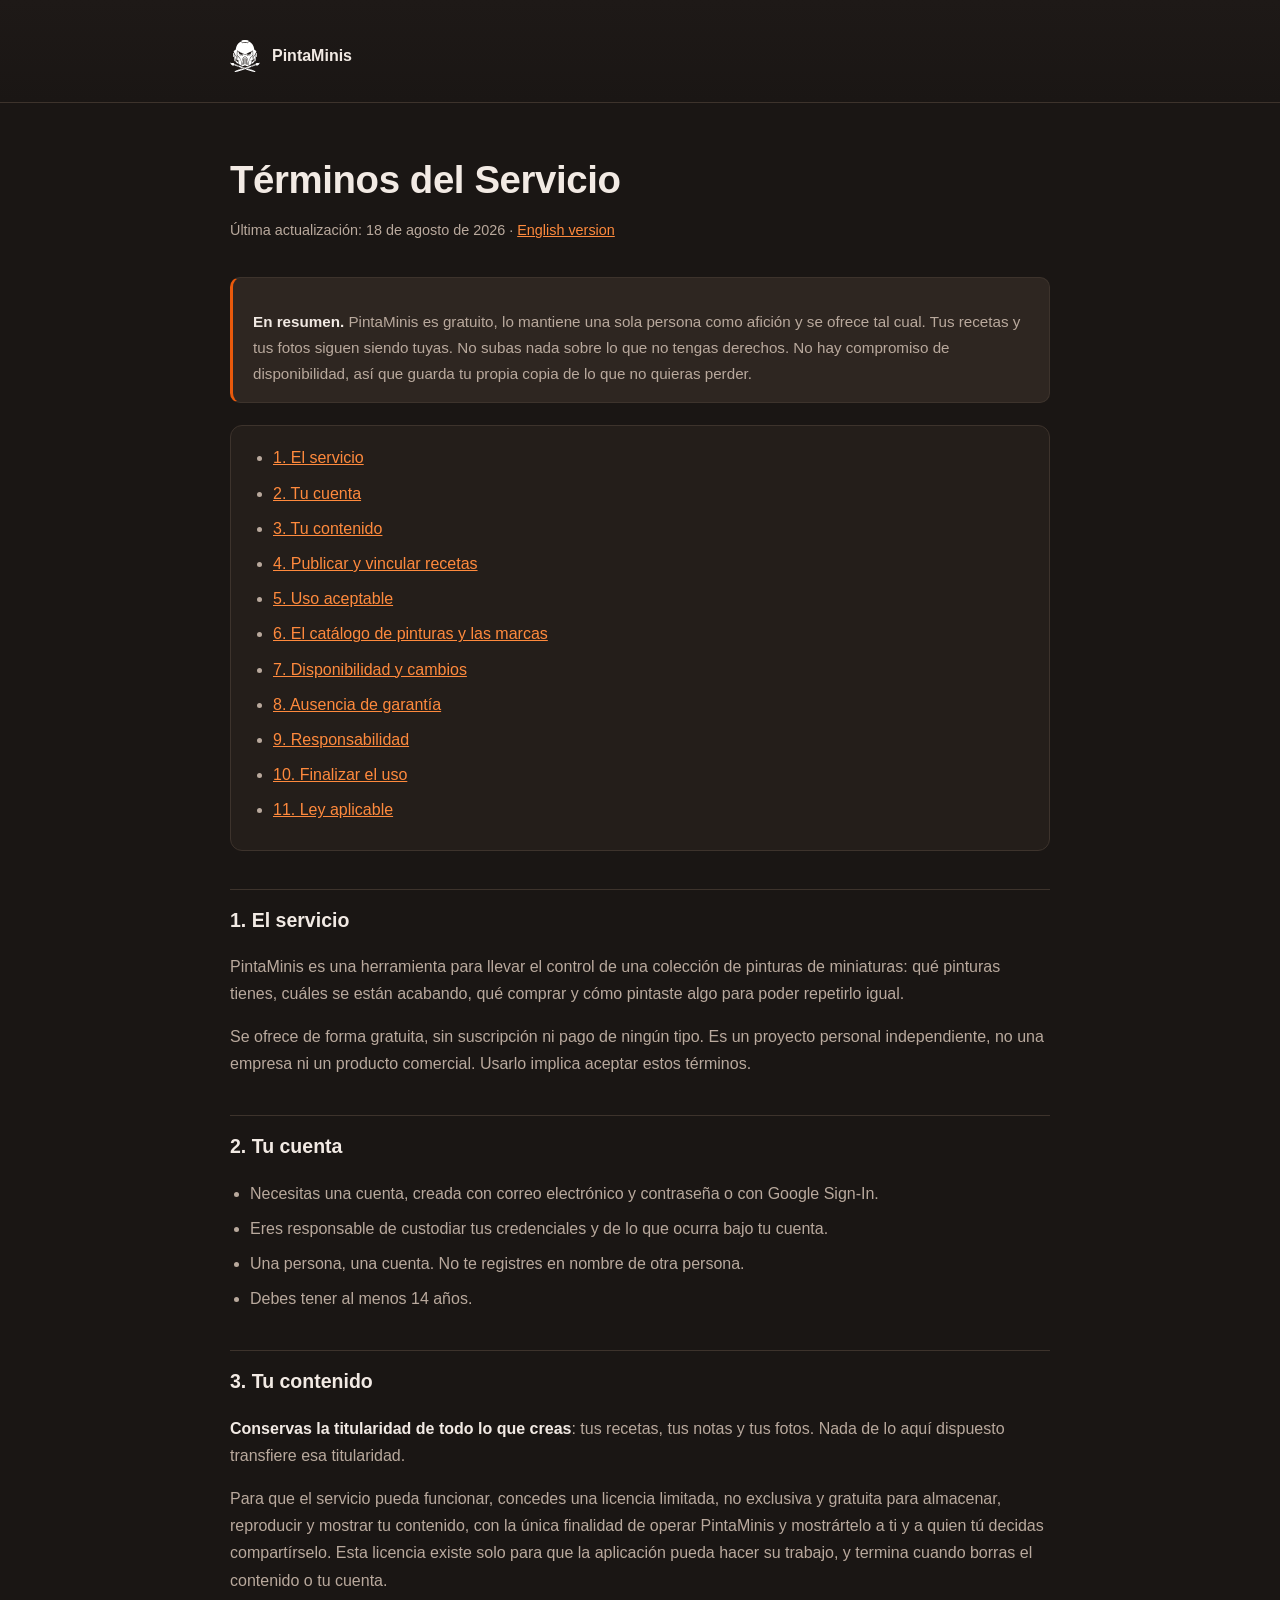
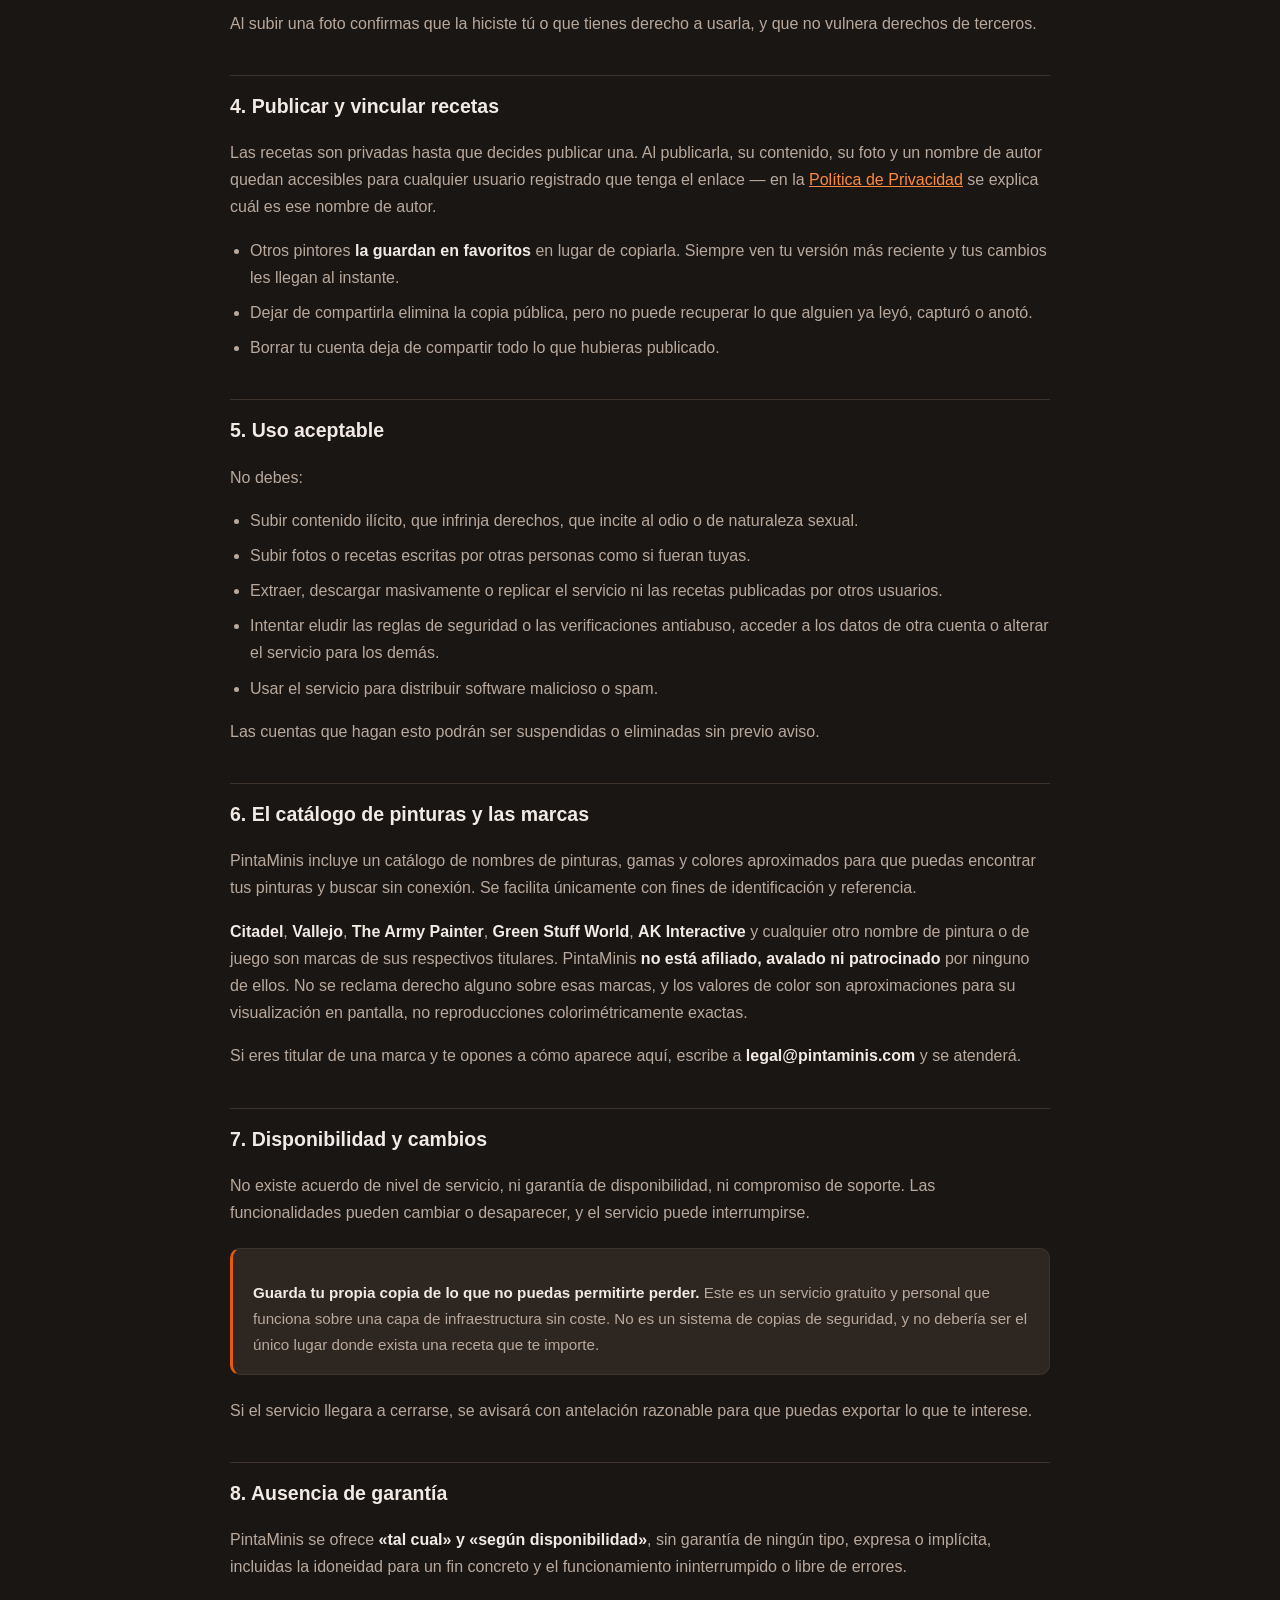
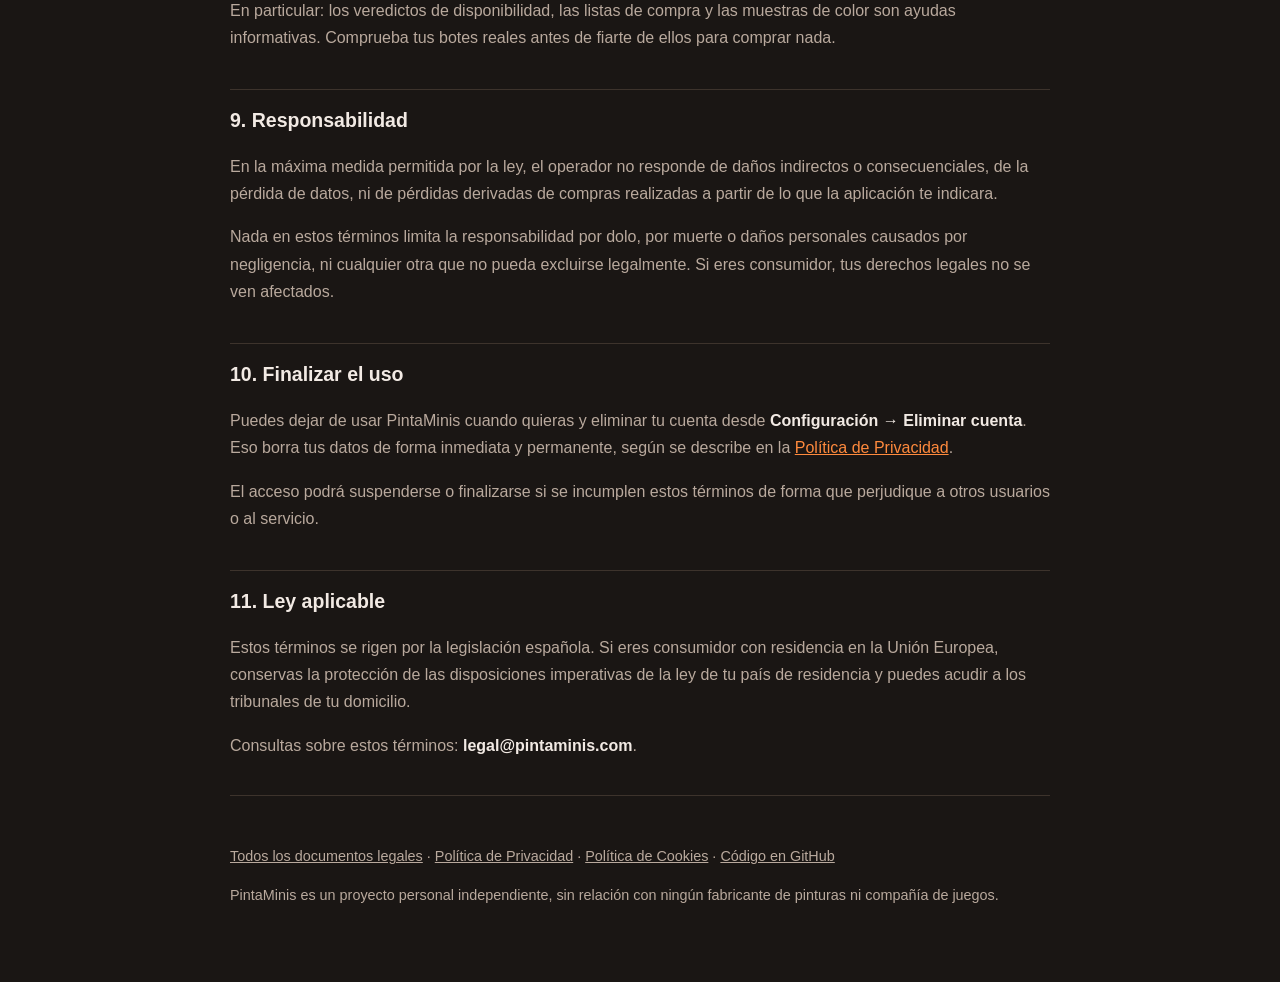
<file: docs/terms.es.html>
<!DOCTYPE html>
<html lang="es">
<head>
<meta charset="UTF-8">
<meta name="viewport" content="width=device-width, initial-scale=1">
<title>Términos del Servicio — PintaMinis</title>
<meta name="description" content="Las condiciones de uso de PintaMinis: qué puedes esperar y qué se espera de ti.">
<link rel="icon" type="image/svg+xml" href="logo.svg">
<link rel="stylesheet" href="legal.css">
</head>
<body>

<header>
  <div class="wrap">
    <a class="brand" href="/"><img src="logo-light.svg" alt=""><span>PintaMinis</span></a>
  </div>
</header>

<main class="wrap">
  <h1>Términos del Servicio</h1>
  <p class="updated">Última actualización: 18 de agosto de 2026 · <a href="/terms">English version</a></p>

  <div class="callout">
    <p><strong>En resumen.</strong> PintaMinis es gratuito, lo mantiene una sola
    persona como afición y se ofrece tal cual. Tus recetas y tus fotos siguen
    siendo tuyas. No subas nada sobre lo que no tengas derechos. No hay compromiso
    de disponibilidad, así que guarda tu propia copia de lo que no quieras
    perder.</p>
  </div>

  <div class="toc">
    <ul>
      <li><a href="#servicio">1. El servicio</a></li>
      <li><a href="#cuenta">2. Tu cuenta</a></li>
      <li><a href="#contenido">3. Tu contenido</a></li>
      <li><a href="#compartir">4. Publicar y vincular recetas</a></li>
      <li><a href="#uso">5. Uso aceptable</a></li>
      <li><a href="#catalogo">6. El catálogo de pinturas y las marcas</a></li>
      <li><a href="#disponibilidad">7. Disponibilidad y cambios</a></li>
      <li><a href="#garantia">8. Ausencia de garantía</a></li>
      <li><a href="#responsabilidad">9. Responsabilidad</a></li>
      <li><a href="#fin">10. Finalizar el uso</a></li>
      <li><a href="#ley">11. Ley aplicable</a></li>
    </ul>
  </div>

  <h2 id="servicio">1. El servicio</h2>
  <p>PintaMinis es una herramienta para llevar el control de una colección de
  pinturas de miniaturas: qué pinturas tienes, cuáles se están acabando, qué
  comprar y cómo pintaste algo para poder repetirlo igual.</p>
  <p>Se ofrece de forma gratuita, sin suscripción ni pago de ningún tipo. Es un
  proyecto personal independiente, no una empresa ni un producto comercial. Usarlo
  implica aceptar estos términos.</p>

  <h2 id="cuenta">2. Tu cuenta</h2>
  <ul>
    <li>Necesitas una cuenta, creada con correo electrónico y contraseña o con
    Google Sign-In.</li>
    <li>Eres responsable de custodiar tus credenciales y de lo que ocurra bajo tu
    cuenta.</li>
    <li>Una persona, una cuenta. No te registres en nombre de otra persona.</li>
    <li>Debes tener al menos 14 años.</li>
  </ul>

  <h2 id="contenido">3. Tu contenido</h2>
  <p><strong>Conservas la titularidad de todo lo que creas</strong>: tus recetas,
  tus notas y tus fotos. Nada de lo aquí dispuesto transfiere esa titularidad.</p>
  <p>Para que el servicio pueda funcionar, concedes una licencia limitada, no
  exclusiva y gratuita para almacenar, reproducir y mostrar tu contenido, con la
  única finalidad de operar PintaMinis y mostrártelo a ti y a quien tú decidas
  compartírselo. Esta licencia existe solo para que la aplicación pueda hacer su
  trabajo, y termina cuando borras el contenido o tu cuenta.</p>
  <p>Al subir una foto confirmas que la hiciste tú o que tienes derecho a usarla, y
  que no vulnera derechos de terceros.</p>

  <h2 id="compartir">4. Publicar y vincular recetas</h2>
  <p>Las recetas son privadas hasta que decides publicar una. Al publicarla, su
  contenido, su foto y un nombre de autor quedan accesibles para cualquier usuario
  registrado que tenga el enlace — en la
  <a href="/privacy.es#publico">Política de Privacidad</a> se explica cuál es
  ese nombre de autor.</p>
  <ul>
    <li>Otros pintores <strong>la guardan en favoritos</strong> en lugar de
    copiarla. Siempre ven tu versión más reciente y tus cambios les llegan al
    instante.</li>
    <li>Dejar de compartirla elimina la copia pública, pero no puede recuperar lo
    que alguien ya leyó, capturó o anotó.</li>
    <li>Borrar tu cuenta deja de compartir todo lo que hubieras publicado.</li>
  </ul>

  <h2 id="uso">5. Uso aceptable</h2>
  <p>No debes:</p>
  <ul>
    <li>Subir contenido ilícito, que infrinja derechos, que incite al odio o de
    naturaleza sexual.</li>
    <li>Subir fotos o recetas escritas por otras personas como si fueran tuyas.</li>
    <li>Extraer, descargar masivamente o replicar el servicio ni las recetas
    publicadas por otros usuarios.</li>
    <li>Intentar eludir las reglas de seguridad o las verificaciones antiabuso,
    acceder a los datos de otra cuenta o alterar el servicio para los demás.</li>
    <li>Usar el servicio para distribuir software malicioso o spam.</li>
  </ul>
  <p>Las cuentas que hagan esto podrán ser suspendidas o eliminadas sin previo
  aviso.</p>

  <h2 id="catalogo">6. El catálogo de pinturas y las marcas</h2>
  <p>PintaMinis incluye un catálogo de nombres de pinturas, gamas y colores
  aproximados para que puedas encontrar tus pinturas y buscar sin conexión. Se
  facilita únicamente con fines de identificación y referencia.</p>
  <p><strong>Citadel</strong>, <strong>Vallejo</strong>, <strong>The Army
  Painter</strong>, <strong>Green Stuff World</strong>, <strong>AK Interactive</strong> y cualquier otro nombre de
  pintura o de juego son marcas de sus respectivos titulares. PintaMinis
  <strong>no está afiliado, avalado ni patrocinado</strong> por ninguno de ellos.
  No se reclama derecho alguno sobre esas marcas, y los valores de color son
  aproximaciones para su visualización en pantalla, no reproducciones
  colorimétricamente exactas.</p>
  <p>Si eres titular de una marca y te opones a cómo aparece aquí, escribe a
  <strong>legal@pintaminis.com</strong> y se atenderá.</p>

  <h2 id="disponibilidad">7. Disponibilidad y cambios</h2>
  <p>No existe acuerdo de nivel de servicio, ni garantía de disponibilidad, ni
  compromiso de soporte. Las funcionalidades pueden cambiar o desaparecer, y el
  servicio puede interrumpirse.</p>
  <div class="callout">
    <p><strong>Guarda tu propia copia de lo que no puedas permitirte perder.</strong>
    Este es un servicio gratuito y personal que funciona sobre una capa de
    infraestructura sin coste. No es un sistema de copias de seguridad, y no
    debería ser el único lugar donde exista una receta que te importe.</p>
  </div>
  <p>Si el servicio llegara a cerrarse, se avisará con antelación razonable para
  que puedas exportar lo que te interese.</p>

  <h2 id="garantia">8. Ausencia de garantía</h2>
  <p>PintaMinis se ofrece <strong>«tal cual» y «según disponibilidad»</strong>, sin
  garantía de ningún tipo, expresa o implícita, incluidas la idoneidad para un fin
  concreto y el funcionamiento ininterrumpido o libre de errores.</p>
  <p>En particular: los veredictos de disponibilidad, las listas de compra y las
  muestras de color son ayudas informativas. Comprueba tus botes reales antes de
  fiarte de ellos para comprar nada.</p>

  <h2 id="responsabilidad">9. Responsabilidad</h2>
  <p>En la máxima medida permitida por la ley, el operador no responde de daños
  indirectos o consecuenciales, de la pérdida de datos, ni de pérdidas derivadas de
  compras realizadas a partir de lo que la aplicación te indicara.</p>
  <p>Nada en estos términos limita la responsabilidad por dolo, por muerte o daños
  personales causados por negligencia, ni cualquier otra que no pueda excluirse
  legalmente. Si eres consumidor, tus derechos legales no se ven afectados.</p>

  <h2 id="fin">10. Finalizar el uso</h2>
  <p>Puedes dejar de usar PintaMinis cuando quieras y eliminar tu cuenta desde
  <strong>Configuración → Eliminar cuenta</strong>. Eso borra tus datos de forma
  inmediata y permanente, según se describe en la
  <a href="/privacy.es#conservacion">Política de Privacidad</a>.</p>
  <p>El acceso podrá suspenderse o finalizarse si se incumplen estos términos de
  forma que perjudique a otros usuarios o al servicio.</p>

  <h2 id="ley">11. Ley aplicable</h2>
  <p>Estos términos se rigen por la legislación española. Si eres consumidor con
  residencia en la Unión Europea, conservas la protección de las disposiciones
  imperativas de la ley de tu país de residencia y puedes acudir a los tribunales
  de tu domicilio.</p>
  <p>Consultas sobre estos términos: <strong>legal@pintaminis.com</strong>.</p>
</main>

<footer class="wrap">
  <p>
    <a href="/legal">Todos los documentos legales</a> ·
    <a href="/privacy.es">Política de Privacidad</a> ·
    <a href="/cookies.es">Política de Cookies</a> ·
    <a href="https://github.com/tribet84/PaintForge">Código en GitHub</a>
  </p>
  <p>PintaMinis es un proyecto personal independiente, sin relación con ningún
  fabricante de pinturas ni compañía de juegos.</p>
</footer>

</body>
</html>
</file>
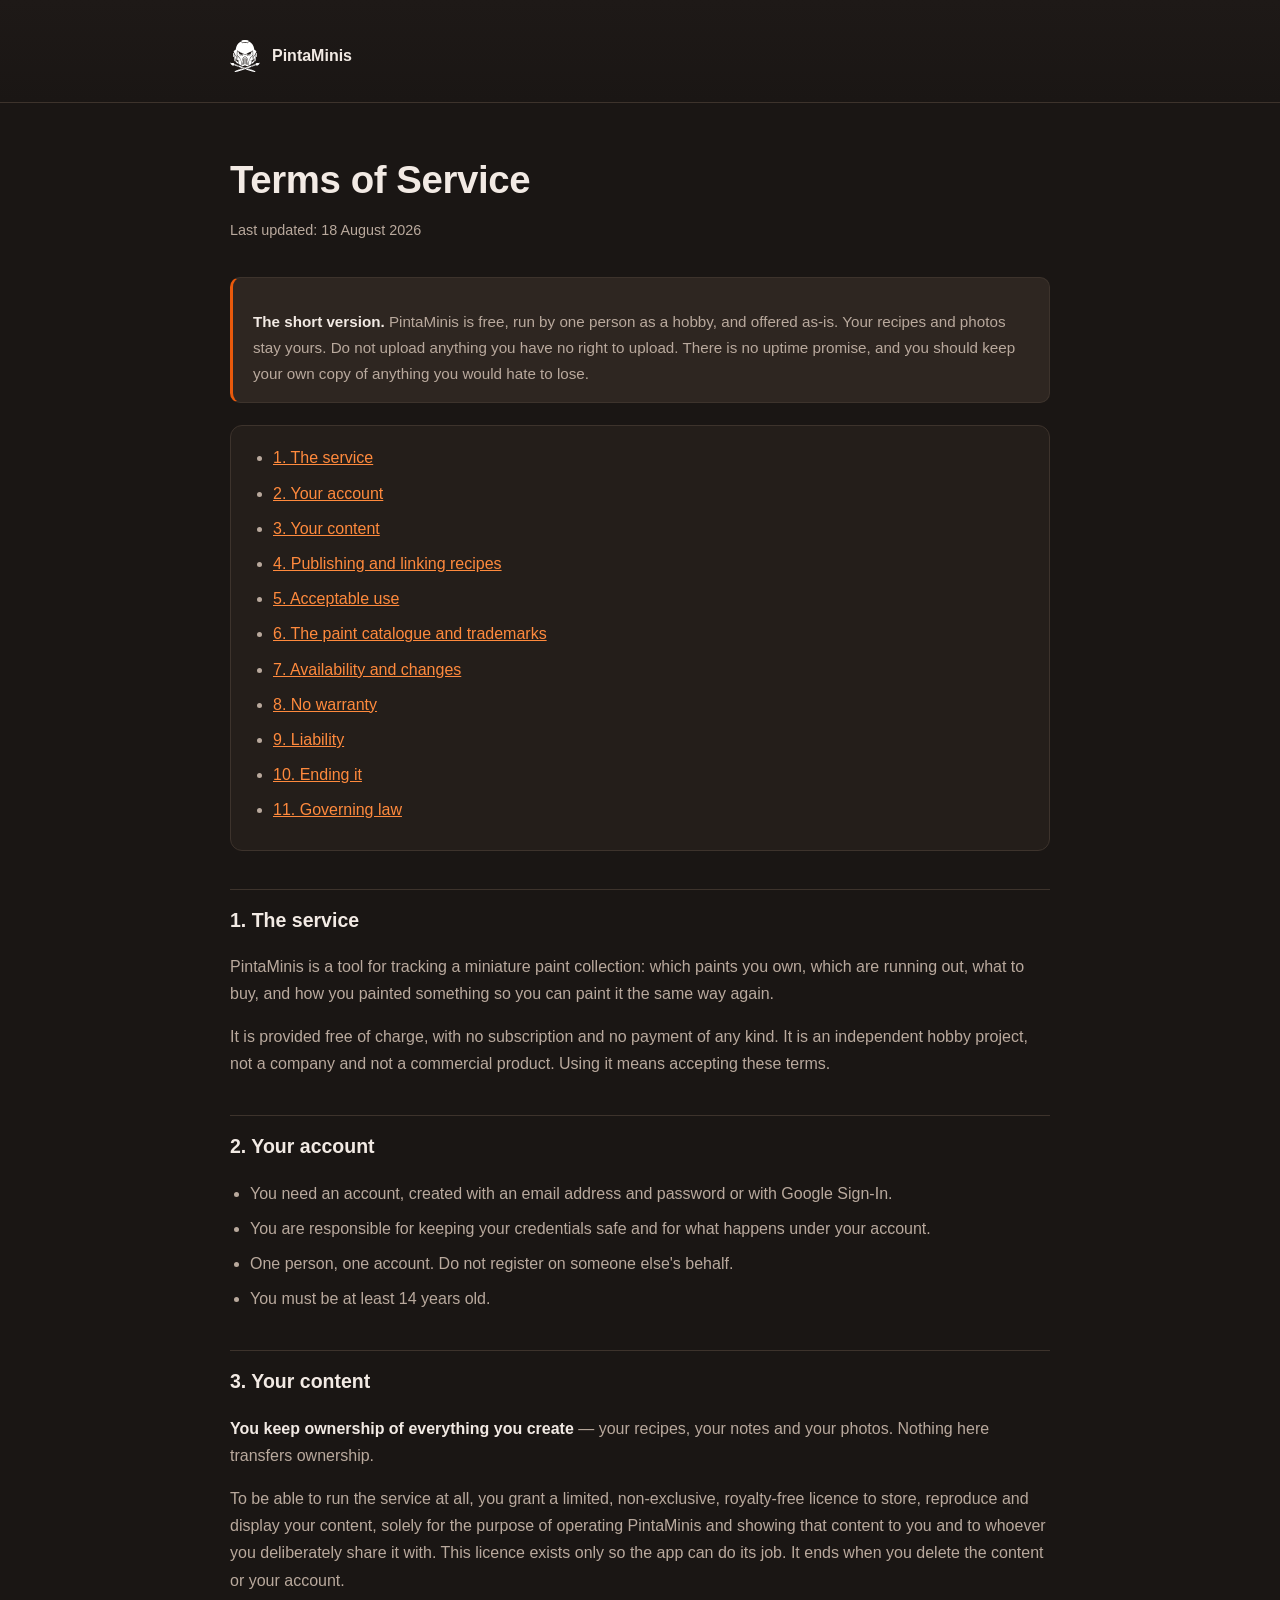
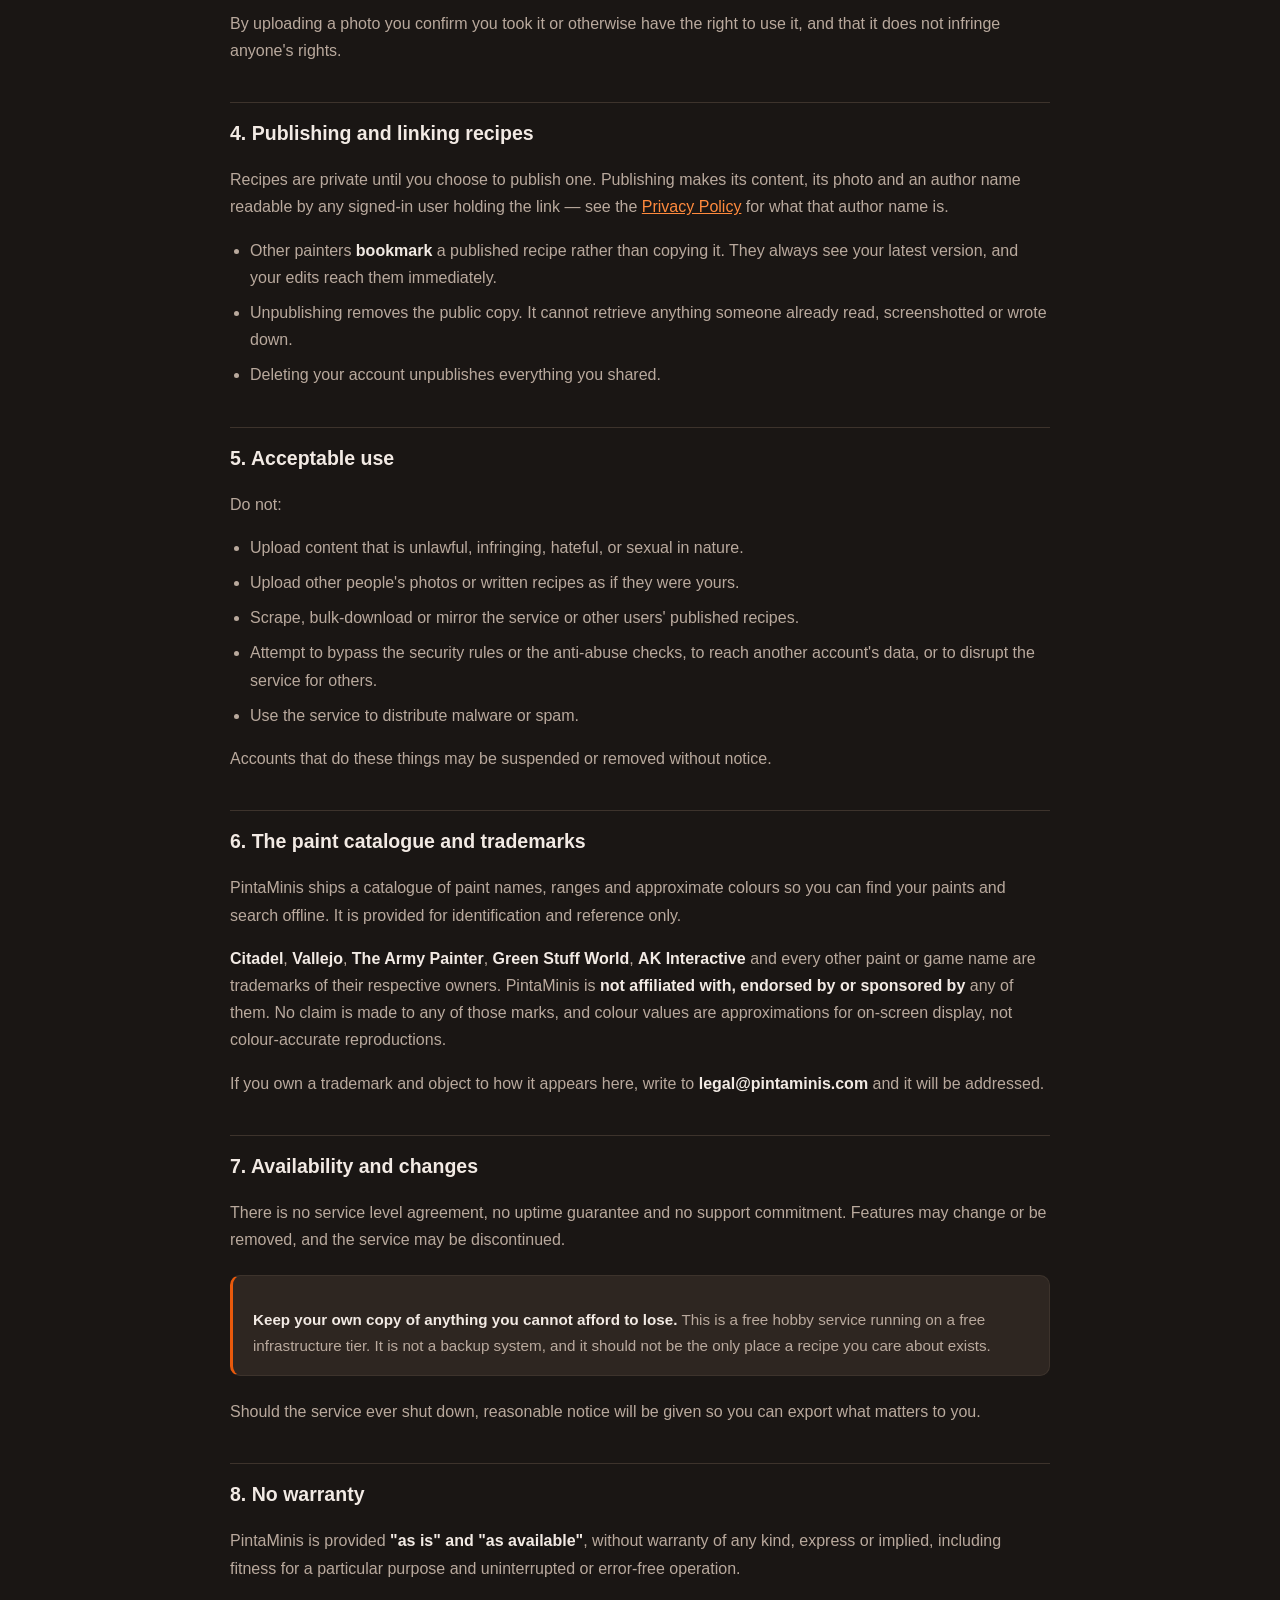
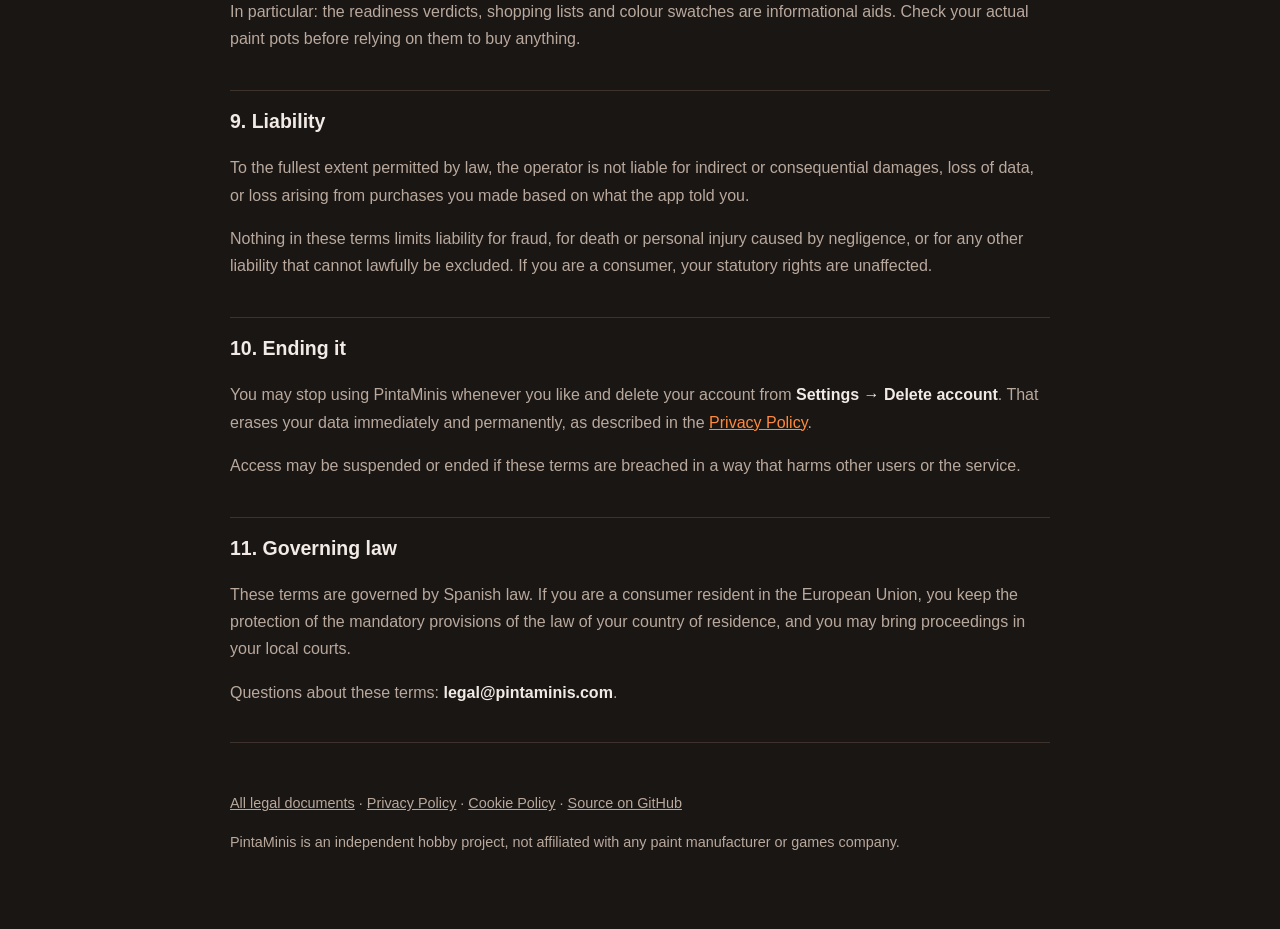
<file: docs/terms.html>
<!DOCTYPE html>
<html lang="en">
<head>
<meta charset="UTF-8">
<meta name="viewport" content="width=device-width, initial-scale=1">
<title>Terms of Service — PintaMinis</title>
<meta name="description" content="The terms for using PintaMinis: what you can expect, and what is expected of you.">
<link rel="icon" type="image/svg+xml" href="logo.svg">
<link rel="stylesheet" href="legal.css">
</head>
<body>

<header>
  <div class="wrap">
    <a class="brand" href="/"><img src="logo-light.svg" alt=""><span>PintaMinis</span></a>
  </div>
</header>

<main class="wrap">
  <h1>Terms of Service</h1>
  <p class="updated">Last updated: 18 August 2026</p>

  <div class="callout">
    <p><strong>The short version.</strong> PintaMinis is free, run by one person
    as a hobby, and offered as-is. Your recipes and photos stay yours. Do not
    upload anything you have no right to upload. There is no uptime promise, and
    you should keep your own copy of anything you would hate to lose.</p>
  </div>

  <div class="toc">
    <ul>
      <li><a href="#service">1. The service</a></li>
      <li><a href="#account">2. Your account</a></li>
      <li><a href="#content">3. Your content</a></li>
      <li><a href="#sharing">4. Publishing and linking recipes</a></li>
      <li><a href="#acceptable">5. Acceptable use</a></li>
      <li><a href="#catalog">6. The paint catalogue and trademarks</a></li>
      <li><a href="#availability">7. Availability and changes</a></li>
      <li><a href="#warranty">8. No warranty</a></li>
      <li><a href="#liability">9. Liability</a></li>
      <li><a href="#termination">10. Ending it</a></li>
      <li><a href="#law">11. Governing law</a></li>
    </ul>
  </div>

  <h2 id="service">1. The service</h2>
  <p>PintaMinis is a tool for tracking a miniature paint collection: which paints
  you own, which are running out, what to buy, and how you painted something so
  you can paint it the same way again.</p>
  <p>It is provided free of charge, with no subscription and no payment of any
  kind. It is an independent hobby project, not a company and not a commercial
  product. Using it means accepting these terms.</p>

  <h2 id="account">2. Your account</h2>
  <ul>
    <li>You need an account, created with an email address and password or with
    Google Sign-In.</li>
    <li>You are responsible for keeping your credentials safe and for what happens
    under your account.</li>
    <li>One person, one account. Do not register on someone else's behalf.</li>
    <li>You must be at least 14 years old.</li>
  </ul>

  <h2 id="content">3. Your content</h2>
  <p><strong>You keep ownership of everything you create</strong> — your recipes,
  your notes and your photos. Nothing here transfers ownership.</p>
  <p>To be able to run the service at all, you grant a limited, non-exclusive,
  royalty-free licence to store, reproduce and display your content, solely for
  the purpose of operating PintaMinis and showing that content to you and to
  whoever you deliberately share it with. This licence exists only so the app can
  do its job. It ends when you delete the content or your account.</p>
  <p>By uploading a photo you confirm you took it or otherwise have the right to
  use it, and that it does not infringe anyone's rights.</p>

  <h2 id="sharing">4. Publishing and linking recipes</h2>
  <p>Recipes are private until you choose to publish one. Publishing makes its
  content, its photo and an author name readable by any signed-in user holding
  the link — see the <a href="/privacy#public">Privacy Policy</a> for what
  that author name is.</p>
  <ul>
    <li>Other painters <strong>bookmark</strong> a published recipe rather than
    copying it. They always see your latest version, and your edits reach them
    immediately.</li>
    <li>Unpublishing removes the public copy. It cannot retrieve anything someone
    already read, screenshotted or wrote down.</li>
    <li>Deleting your account unpublishes everything you shared.</li>
  </ul>

  <h2 id="acceptable">5. Acceptable use</h2>
  <p>Do not:</p>
  <ul>
    <li>Upload content that is unlawful, infringing, hateful, or sexual in nature.</li>
    <li>Upload other people's photos or written recipes as if they were yours.</li>
    <li>Scrape, bulk-download or mirror the service or other users' published
    recipes.</li>
    <li>Attempt to bypass the security rules or the anti-abuse checks, to reach
    another account's data, or to disrupt the service for others.</li>
    <li>Use the service to distribute malware or spam.</li>
  </ul>
  <p>Accounts that do these things may be suspended or removed without notice.</p>

  <h2 id="catalog">6. The paint catalogue and trademarks</h2>
  <p>PintaMinis ships a catalogue of paint names, ranges and approximate colours
  so you can find your paints and search offline. It is provided for
  identification and reference only.</p>
  <p><strong>Citadel</strong>, <strong>Vallejo</strong>, <strong>The Army
  Painter</strong>, <strong>Green Stuff World</strong>, <strong>AK Interactive</strong> and every other paint or
  game name are trademarks of their respective owners. PintaMinis is
  <strong>not affiliated with, endorsed by or sponsored by</strong> any of them.
  No claim is made to any of those marks, and colour values are approximations
  for on-screen display, not colour-accurate reproductions.</p>
  <p>If you own a trademark and object to how it appears here, write to
  <strong>legal@pintaminis.com</strong> and it will be addressed.</p>

  <h2 id="availability">7. Availability and changes</h2>
  <p>There is no service level agreement, no uptime guarantee and no support
  commitment. Features may change or be removed, and the service may be
  discontinued.</p>
  <div class="callout">
    <p><strong>Keep your own copy of anything you cannot afford to lose.</strong>
    This is a free hobby service running on a free infrastructure tier. It is not
    a backup system, and it should not be the only place a recipe you care about
    exists.</p>
  </div>
  <p>Should the service ever shut down, reasonable notice will be given so you can
  export what matters to you.</p>

  <h2 id="warranty">8. No warranty</h2>
  <p>PintaMinis is provided <strong>"as is" and "as available"</strong>, without
  warranty of any kind, express or implied, including fitness for a particular
  purpose and uninterrupted or error-free operation.</p>
  <p>In particular: the readiness verdicts, shopping lists and colour swatches are
  informational aids. Check your actual paint pots before relying on them to buy
  anything.</p>

  <h2 id="liability">9. Liability</h2>
  <p>To the fullest extent permitted by law, the operator is not liable for
  indirect or consequential damages, loss of data, or loss arising from purchases
  you made based on what the app told you.</p>
  <p>Nothing in these terms limits liability for fraud, for death or personal
  injury caused by negligence, or for any other liability that cannot lawfully be
  excluded. If you are a consumer, your statutory rights are unaffected.</p>

  <h2 id="termination">10. Ending it</h2>
  <p>You may stop using PintaMinis whenever you like and delete your account from
  <strong>Settings → Delete account</strong>. That erases your data
  immediately and permanently, as described in the
  <a href="/privacy#retention">Privacy Policy</a>.</p>
  <p>Access may be suspended or ended if these terms are breached in a way that
  harms other users or the service.</p>

  <h2 id="law">11. Governing law</h2>
  <p>These terms are governed by Spanish law. If you are a consumer resident in
  the European Union, you keep the protection of the mandatory provisions of the
  law of your country of residence, and you may bring proceedings in your local
  courts.</p>
  <p>Questions about these terms: <strong>legal@pintaminis.com</strong>.</p>
</main>

<footer class="wrap">
  <p>
    <a href="/legal">All legal documents</a> ·
    <a href="/privacy">Privacy Policy</a> ·
    <a href="/cookies">Cookie Policy</a> ·
    <a href="https://github.com/tribet84/PaintForge">Source on GitHub</a>
  </p>
  <p>PintaMinis is an independent hobby project, not affiliated with any paint
  manufacturer or games company.</p>
</footer>

</body>
</html>
</file>
<file: docs/site.css>
:root {
    --forge: #E8590C;
    --forge-soft: #FF8A3D;
    --ink: #1A1614;
    --panel: #241E1A;
    --panel-2: #2E2621;
    --text: #F2EAE4;
    --muted: #B9A99D;
    --line: #3D332C;
    --ok: #6FBF73;
    --warn: #E5A83D;
    --miss: #7A6A5E;
  }
  * { box-sizing: border-box; }
  html { scroll-behavior: smooth; }
  body {
    margin: 0;
    background: var(--ink);
    color: var(--text);
    font: 16px/1.65 -apple-system, BlinkMacSystemFont, "Segoe UI", Roboto, Helvetica, Arial, sans-serif;
    -webkit-font-smoothing: antialiased;
  }
  .wrap { width: min(1080px, 92vw); margin: 0 auto; }
  a { color: var(--forge-soft); }

  header {
    padding: 76px 0 56px;
    background:
      radial-gradient(1100px 420px at 12% -12%, rgba(232,89,12,.30), transparent 62%),
      linear-gradient(180deg, #1E1917, var(--ink));
    border-bottom: 1px solid var(--line);
  }
  .brand { display: flex; align-items: center; gap: 12px; font-weight: 700; letter-spacing: .2px; }
  .brand .mark { font-size: 30px; }
  h1 {
    font-size: clamp(2.1rem, 5.4vw, 3.4rem);
    line-height: 1.1;
    margin: 26px 0 14px;
    letter-spacing: -.5px;
  }
  h1 em { color: var(--forge-soft); font-style: normal; }
  .lede { font-size: clamp(1.02rem, 2.3vw, 1.22rem); color: var(--muted); max-width: 62ch; margin: 0; }
  .cta { display: flex; flex-wrap: wrap; gap: 12px; margin-top: 30px; }
  .btn {
    display: inline-block; padding: 13px 22px; border-radius: 10px;
    text-decoration: none; font-weight: 600; border: 1px solid transparent;
  }
  .btn-primary { background: var(--forge); color: #fff; }
  .btn-primary:hover { background: #d24f08; }
  .btn-ghost { border-color: var(--line); color: var(--text); }
  .btn-ghost:hover { border-color: var(--forge); }
  .note { margin-top: 16px; color: var(--muted); font-size: .9rem; }

  section { padding: 62px 0; border-bottom: 1px solid var(--line); }
  h2 { font-size: clamp(1.5rem, 3.2vw, 2rem); margin: 0 0 10px; letter-spacing: -.3px; }
  .sub { color: var(--muted); margin: 0 0 34px; max-width: 66ch; }

  /* Exactly four cards: auto-fit left an orphan on the second row at desktop
     widths. Two columns keeps them balanced. */
  .grid { display: grid; grid-template-columns: repeat(2, 1fr); gap: 18px; }
  @media (max-width: 720px) { .grid { grid-template-columns: 1fr; } }
  .card {
    background: var(--panel); border: 1px solid var(--line);
    border-radius: 14px; padding: 22px;
  }
  .card h3 { margin: 12px 0 8px; font-size: 1.06rem; }
  .card p { margin: 0; color: var(--muted); font-size: .95rem; }
  .ico { font-size: 24px; line-height: 1; }


  /* Readiness demo — mirrors the verdict the app computes. */
  .demo { background: var(--panel); border: 1px solid var(--line); border-radius: 14px; padding: 22px; }
  .demo-row { display: flex; justify-content: space-between; align-items: center; gap: 12px; flex-wrap: wrap; }
  .demo-name { font-weight: 600; }
  .verdict { font-size: .85rem; font-weight: 700; }
  .verdict.low { color: var(--warn); }
  .bar { display: flex; height: 8px; border-radius: 5px; overflow: hidden; margin: 14px 0 10px; }
  .bar span { display: block; }
  .bar .s-ok { background: var(--ok); }
  .bar .s-low { background: var(--warn); }
  .bar .s-miss { background: var(--miss); }
  .legend { display: flex; gap: 18px; flex-wrap: wrap; color: var(--muted); font-size: .85rem; }
  .legend i { display: inline-block; width: 9px; height: 9px; border-radius: 50%; margin-right: 7px; }

  .cols { display: grid; grid-template-columns: repeat(auto-fit, minmax(280px, 1fr)); gap: 18px; }
  ul.plain { margin: 0; padding-left: 20px; color: var(--muted); }
  ul.plain li { margin-bottom: 9px; }

  .callout {
    background: var(--panel-2); border: 1px solid var(--line);
    border-left: 3px solid var(--forge); border-radius: 10px;
    padding: 18px 20px; color: var(--muted); font-size: .95rem;
  }
  .callout strong { color: var(--text); }

  footer { padding: 46px 0 66px; color: var(--muted); font-size: .9rem; }
  footer a { color: var(--muted); }
  footer a:hover { color: var(--forge-soft); }

  @media (max-width: 560px) {
    header { padding: 54px 0 42px; }
    section { padding: 46px 0; }
  }

/* Language switcher, tucked beside the wordmark rather than given a nav of
   its own — one link does not earn a navigation bar. */
.brand { position: relative; }
.brand .lang {
  margin-left: auto; font-size: .85rem; font-weight: 500;
  text-decoration: none; color: var(--muted);
  border: 1px solid var(--line); border-radius: 8px; padding: 4px 10px;
}
.brand .lang:hover { color: var(--forge-soft); border-color: var(--forge); }
</file>
<file: docs/legal.css>
/* Shared styling for the legal pages, matching the landing page's palette. */
:root {
  --forge: #E8590C;
  --forge-soft: #FF8A3D;
  --ink: #1A1614;
  --panel: #241E1A;
  --panel-2: #2E2621;
  --text: #F2EAE4;
  --muted: #B9A99D;
  --line: #3D332C;
}
* { box-sizing: border-box; }
body {
  margin: 0;
  background: var(--ink);
  color: var(--text);
  font: 16px/1.7 -apple-system, BlinkMacSystemFont, "Segoe UI", Roboto, Helvetica, Arial, sans-serif;
  -webkit-font-smoothing: antialiased;
}
.wrap { width: min(820px, 92vw); margin: 0 auto; }
a { color: var(--forge-soft); }

header {
  padding: 40px 0 30px;
  border-bottom: 1px solid var(--line);
  background: linear-gradient(180deg, #1E1917, var(--ink));
}
.brand {
  display: flex; align-items: center; gap: 12px;
  font-weight: 700; text-decoration: none; color: var(--text);
}
.brand img { width: 30px; height: 32px; }

main { padding: 44px 0 20px; }
h1 { font-size: clamp(1.8rem, 4.5vw, 2.4rem); margin: 0 0 6px; letter-spacing: -.4px; }
.updated { color: var(--muted); font-size: .9rem; margin: 0 0 34px; }
h2 {
  font-size: 1.22rem; margin: 38px 0 10px;
  padding-top: 14px; border-top: 1px solid var(--line);
}
h3 { font-size: 1.02rem; margin: 22px 0 6px; }
p, li { color: var(--muted); }
strong { color: var(--text); }
ul { padding-left: 20px; }
li { margin-bottom: 8px; }

table { width: 100%; border-collapse: collapse; margin: 16px 0; font-size: .93rem; }
th, td {
  text-align: left; padding: 10px 12px;
  border-bottom: 1px solid var(--line); vertical-align: top;
}
th { color: var(--text); font-weight: 600; }
td { color: var(--muted); }
td code {
  background: var(--panel-2); padding: 1px 6px;
  border-radius: 5px; font-size: .88em; color: var(--text);
}
/* Wide tables must scroll on their own rather than push the page sideways. */
.scroll { overflow-x: auto; }

.callout {
  background: var(--panel-2); border: 1px solid var(--line);
  border-left: 3px solid var(--forge); border-radius: 10px;
  padding: 16px 20px; margin: 22px 0; font-size: .95rem;
}
.callout p:last-child { margin-bottom: 0; }

.toc {
  background: var(--panel); border: 1px solid var(--line);
  border-radius: 12px; padding: 18px 22px; margin-bottom: 30px;
}
.toc ul { margin: 0; }

footer {
  padding: 34px 0 60px; margin-top: 30px;
  border-top: 1px solid var(--line);
  color: var(--muted); font-size: .9rem;
}
footer a { color: var(--muted); }
footer a:hover { color: var(--forge-soft); }

@media (max-width: 560px) {
  main { padding: 32px 0 10px; }
}
</file>
